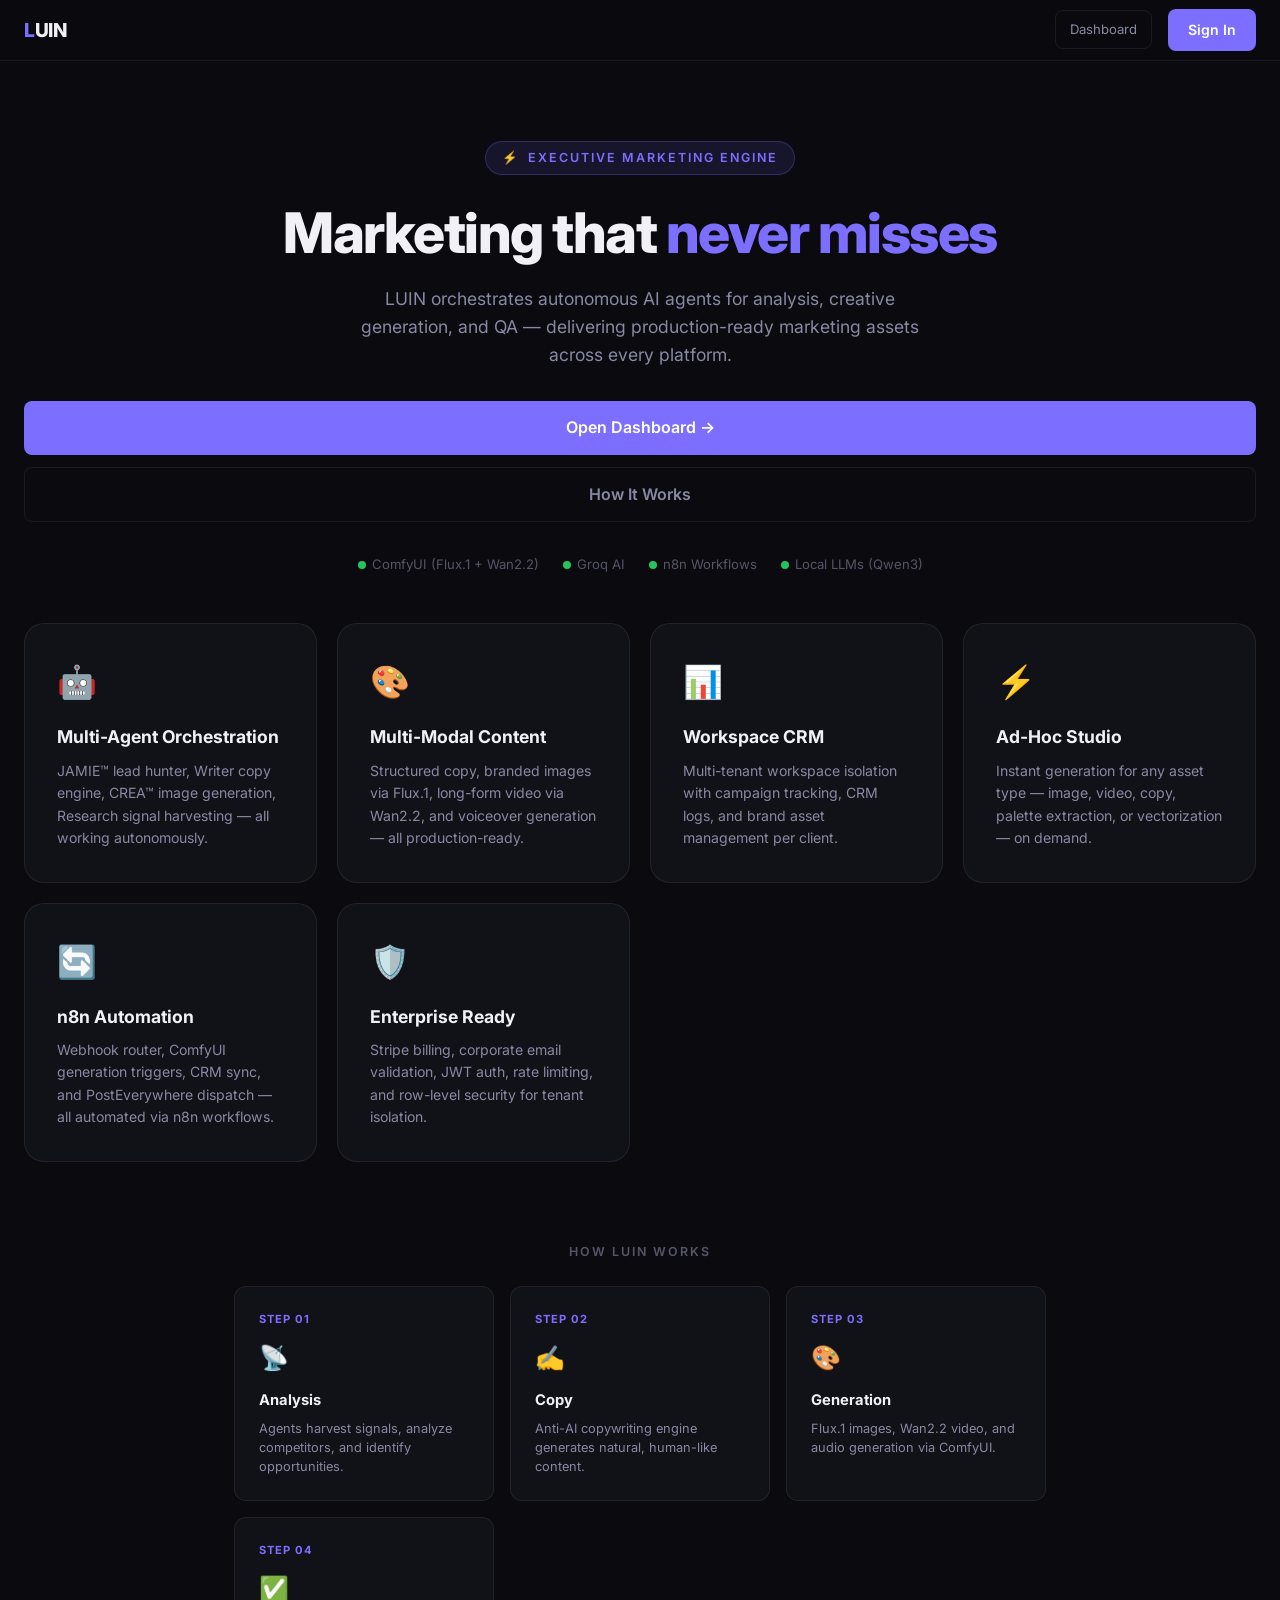
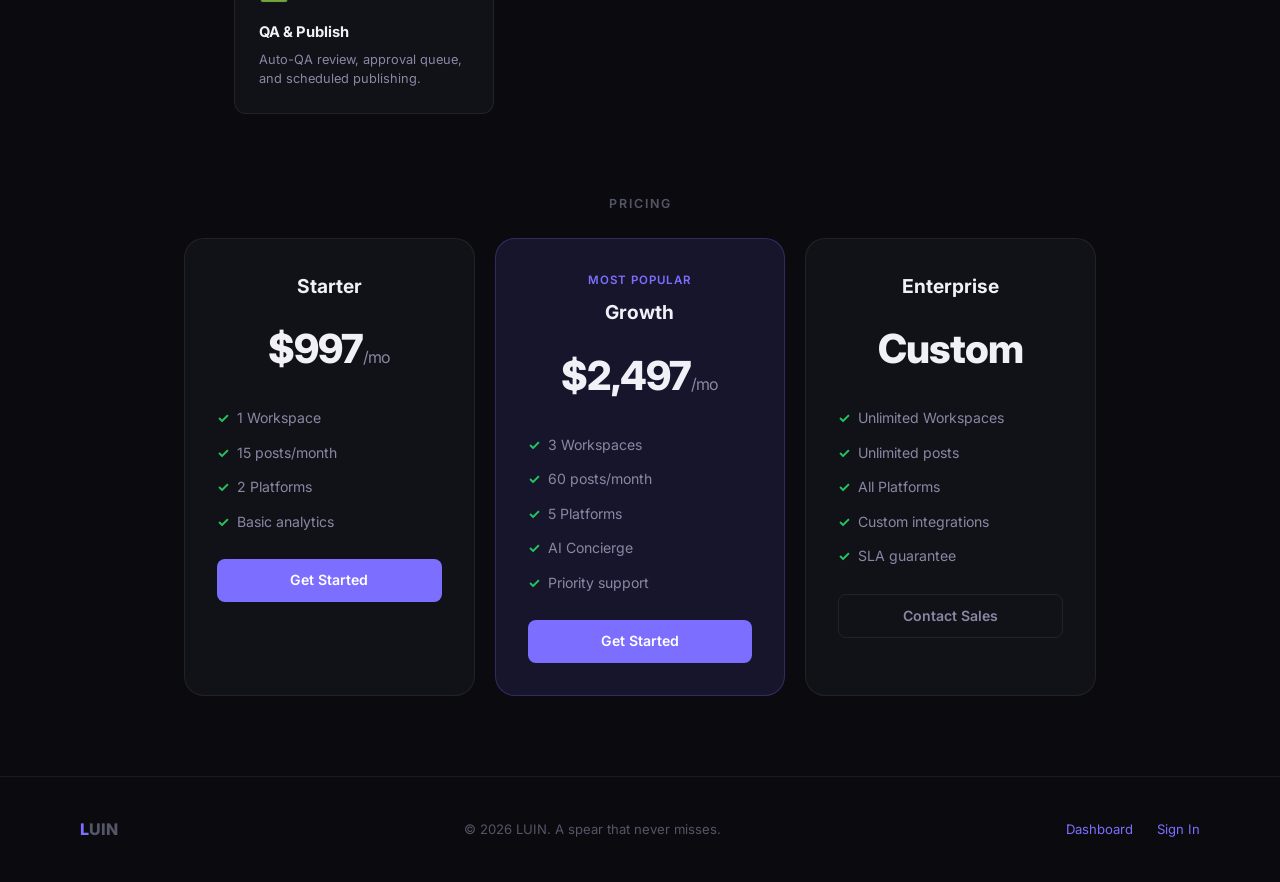
<file: frontend/index.html>
<!DOCTYPE html>
<html lang="en">
<head>
  <meta charset="UTF-8" />
  <meta name="viewport" content="width=device-width, initial-scale=1.0" />
  <title>LUIN — Executive Marketing Automation</title>
  <meta name="description" content="LUIN™ — AI-powered executive marketing automation. Multi-agent platform for text, image, video, and audio generation end-to-end." />
  <link rel="preconnect" href="https://fonts.googleapis.com" />
  <link rel="preconnect" href="https://fonts.gstatic.com" crossorigin />
  <link href="https://fonts.googleapis.com/css2?family=Inter:wght@300;400;500;600;700;800&display=swap" rel="stylesheet" />
  <link rel="stylesheet" href="css/main.css" />
</head>
<body>

<!-- ── Nav ── -->
<nav class="nav">
  <div class="nav-inner">
    <a href="index.html" class="nav-logo"><span>L</span>UIN</a>
    <div class="nav-right">
      <a href="dashboard.html" class="topbar-btn">Dashboard</a>
      <a href="login.html" class="btn">Sign In</a>
    </div>
  </div>
</nav>

<!-- ── Hero ── -->
<header class="landing-hero">
  <div class="eyebrow" style="display:inline-flex;align-items:center;gap:8px;font-size:0.78rem;font-weight:600;letter-spacing:2px;text-transform:uppercase;color:var(--accent);background:var(--accent-soft);border:1px solid var(--accent-mid);padding:6px 16px;border-radius:100px;margin-bottom:28px;">
    <span>⚡</span> Executive Marketing Engine
  </div>
  <h1>Marketing that <em>never misses</em></h1>
  <p>LUIN orchestrates autonomous AI agents for analysis, creative generation, and QA — delivering production-ready marketing assets across every platform.</p>
  <div style="display:flex;gap:12px;justify-content:center;flex-wrap:wrap;">
    <a href="dashboard.html" class="btn btn-lg">Open Dashboard →</a>
    <a href="#how" class="btn btn-lg btn-outline">How It Works</a>
  </div>
  <div style="display:flex;align-items:center;justify-content:center;gap:24px;flex-wrap:wrap;margin-top:32px;">
    <span style="font-size:0.82rem;color:var(--text-dim);display:flex;align-items:center;gap:6px;">
      <span style="width:8px;height:8px;border-radius:50%;background:var(--green);display:inline-block;"></span> ComfyUI (Flux.1 + Wan2.2)
    </span>
    <span style="font-size:0.82rem;color:var(--text-dim);display:flex;align-items:center;gap:6px;">
      <span style="width:8px;height:8px;border-radius:50%;background:var(--green);display:inline-block;"></span> Groq AI
    </span>
    <span style="font-size:0.82rem;color:var(--text-dim);display:flex;align-items:center;gap:6px;">
      <span style="width:8px;height:8px;border-radius:50%;background:var(--green);display:inline-block;"></span> n8n Workflows
    </span>
    <span style="font-size:0.82rem;color:var(--text-dim);display:flex;align-items:center;gap:6px;">
      <span style="width:8px;height:8px;border-radius:50%;background:var(--green);display:inline-block;"></span> Local LLMs (Qwen3)
    </span>
  </div>
</header>

<!-- ── Features ── -->
<section class="landing-features">
  <div class="landing-feature">
    <div class="icon">🤖</div>
    <h3>Multi-Agent Orchestration</h3>
    <p>JAMIE™ lead hunter, Writer copy engine, CREA™ image generation, Research signal harvesting — all working autonomously.</p>
  </div>
  <div class="landing-feature">
    <div class="icon">🎨</div>
    <h3>Multi-Modal Content</h3>
    <p>Structured copy, branded images via Flux.1, long-form video via Wan2.2, and voiceover generation — all production-ready.</p>
  </div>
  <div class="landing-feature">
    <div class="icon">📊</div>
    <h3>Workspace CRM</h3>
    <p>Multi-tenant workspace isolation with campaign tracking, CRM logs, and brand asset management per client.</p>
  </div>
  <div class="landing-feature">
    <div class="icon">⚡</div>
    <h3>Ad-Hoc Studio</h3>
    <p>Instant generation for any asset type — image, video, copy, palette extraction, or vectorization — on demand.</p>
  </div>
  <div class="landing-feature">
    <div class="icon">🔄</div>
    <h3>n8n Automation</h3>
    <p>Webhook router, ComfyUI generation triggers, CRM sync, and PostEverywhere dispatch — all automated via n8n workflows.</p>
  </div>
  <div class="landing-feature">
    <div class="icon">🛡️</div>
    <h3>Enterprise Ready</h3>
    <p>Stripe billing, corporate email validation, JWT auth, rate limiting, and row-level security for tenant isolation.</p>
  </div>
</section>

<!-- ── How It Works ── -->
<section id="how" style="max-width:860px;margin:0 auto;padding:0 24px 80px;">
  <p style="font-size:0.78rem;font-weight:600;letter-spacing:2px;text-transform:uppercase;color:var(--text-dim);margin-bottom:24px;text-align:center;">How LUIN Works</p>
  <div class="how-grid">
    <div class="how-card">
      <div class="how-num">Step 01</div>
      <div class="icon">📡</div>
      <h4>Analysis</h4>
      <p>Agents harvest signals, analyze competitors, and identify opportunities.</p>
    </div>
    <div class="how-card">
      <div class="how-num">Step 02</div>
      <div class="icon">✍️</div>
      <h4>Copy</h4>
      <p>Anti-AI copywriting engine generates natural, human-like content.</p>
    </div>
    <div class="how-card">
      <div class="how-num">Step 03</div>
      <div class="icon">🎨</div>
      <h4>Generation</h4>
      <p>Flux.1 images, Wan2.2 video, and audio generation via ComfyUI.</p>
    </div>
    <div class="how-card">
      <div class="how-num">Step 04</div>
      <div class="icon">✅</div>
      <h4>QA & Publish</h4>
      <p>Auto-QA review, approval queue, and scheduled publishing.</p>
    </div>
  </div>
</section>

<!-- ── Pricing ── -->
<section style="max-width:960px;margin:0 auto;padding:0 24px 80px;">
  <p style="font-size:0.78rem;font-weight:600;letter-spacing:2px;text-transform:uppercase;color:var(--text-dim);margin-bottom:24px;text-align:center;">Pricing</p>
  <div style="display:grid;grid-template-columns:repeat(auto-fit,minmax(280px,1fr));gap:20px;">
    <div class="plan-card">
      <h3>Starter</h3>
      <div class="price">$997<span>/mo</span></div>
      <ul class="features">
        <li>1 Workspace</li>
        <li>15 posts/month</li>
        <li>2 Platforms</li>
        <li>Basic analytics</li>
      </ul>
      <a href="dashboard.html" class="btn w-full">Get Started</a>
    </div>
    <div class="plan-card featured">
      <div style="font-size:0.72rem;font-weight:600;color:var(--accent);letter-spacing:1px;text-transform:uppercase;margin-bottom:8px;">Most Popular</div>
      <h3>Growth</h3>
      <div class="price">$2,497<span>/mo</span></div>
      <ul class="features">
        <li>3 Workspaces</li>
        <li>60 posts/month</li>
        <li>5 Platforms</li>
        <li>AI Concierge</li>
        <li>Priority support</li>
      </ul>
      <a href="dashboard.html" class="btn w-full">Get Started</a>
    </div>
    <div class="plan-card">
      <h3>Enterprise</h3>
      <div class="price">Custom</div>
      <ul class="features">
        <li>Unlimited Workspaces</li>
        <li>Unlimited posts</li>
        <li>All Platforms</li>
        <li>Custom integrations</li>
        <li>SLA guarantee</li>
      </ul>
      <a href="dashboard.html" class="btn btn-outline w-full">Contact Sales</a>
    </div>
  </div>
</section>

<!-- ── Footer ── -->
<footer class="landing-footer">
  <div style="max-width:1120px;margin:0 auto;display:flex;align-items:center;justify-content:space-between;flex-wrap:wrap;gap:16px;">
    <div class="footer-logo" style="font-size:1rem;font-weight:800;"><span style="color:var(--accent);">L</span>UIN</div>
    <span class="footer-text">© 2026 LUIN. A spear that never misses.</span>
    <ul class="footer-links" style="display:flex;gap:24px;list-style:none;">
      <li><a href="dashboard.html">Dashboard</a></li>
      <li><a href="login.html">Sign In</a></li>
    </ul>
  </div>
</footer>

</body>
</html>
</file>
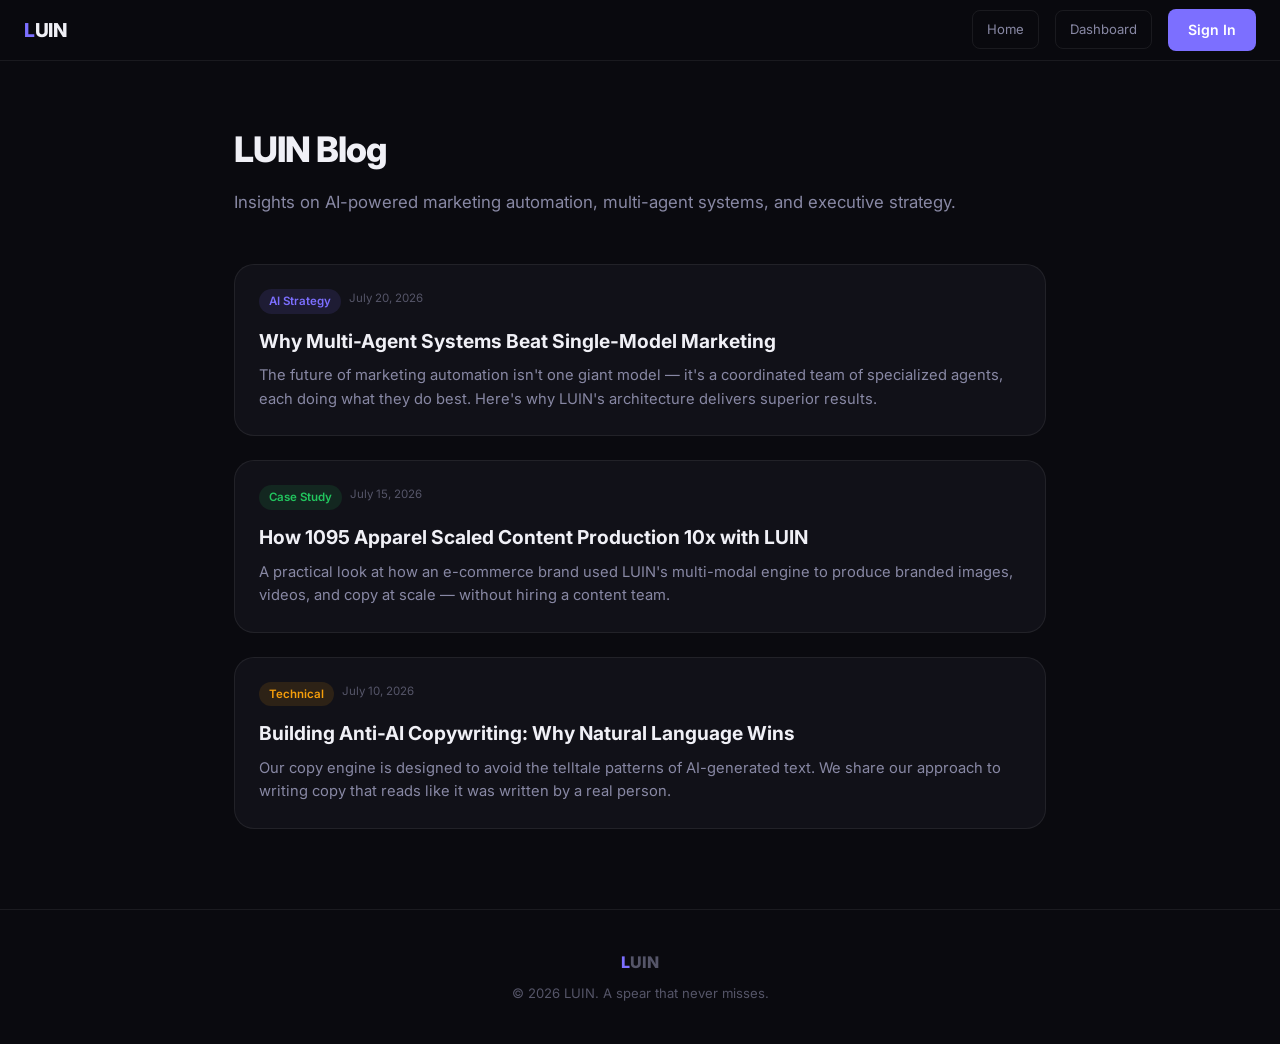
<file: frontend/blog.html>
<!DOCTYPE html>
<html lang="en">
<head>
  <meta charset="UTF-8" />
  <meta name="viewport" content="width=device-width, initial-scale=1.0" />
  <title>LUIN — Blog</title>
  <link rel="preconnect" href="https://fonts.googleapis.com" />
  <link rel="preconnect" href="https://fonts.gstatic.com" crossorigin />
  <link href="https://fonts.googleapis.com/css2?family=Inter:wght@300;400;500;600;700;800&display=swap" rel="stylesheet" />
  <link rel="stylesheet" href="css/main.css" />
</head>
<body>

<nav class="nav">
  <div class="nav-inner">
    <a href="index.html" class="nav-logo"><span>L</span>UIN</a>
    <div class="nav-right">
      <a href="index.html" class="topbar-btn">Home</a>
      <a href="dashboard.html" class="topbar-btn">Dashboard</a>
      <a href="login.html" class="btn">Sign In</a>
    </div>
  </div>
</nav>

<div style="max-width:860px;margin:0 auto;padding:60px 24px 80px;">
  <h1 style="font-size:2.2rem;font-weight:800;letter-spacing:-1px;margin-bottom:12px;">LUIN Blog</h1>
  <p style="color:var(--text-muted);font-size:1.05rem;margin-bottom:48px;">Insights on AI-powered marketing automation, multi-agent systems, and executive strategy.</p>

  <div style="display:flex;flex-direction:column;gap:24px;">
    <article class="card" style="cursor:pointer;" onclick="alert('Full article — connect to CMS')">
      <div class="card-body">
        <div style="display:flex;gap:8px;margin-bottom:12px;">
          <span style="font-size:0.72rem;background:var(--accent-soft);color:var(--accent);padding:3px 10px;border-radius:100px;font-weight:600;">AI Strategy</span>
          <span style="font-size:0.72rem;color:var(--text-dim);">July 20, 2026</span>
        </div>
        <h3 style="font-size:1.2rem;font-weight:700;margin-bottom:8px;">Why Multi-Agent Systems Beat Single-Model Marketing</h3>
        <p style="color:var(--text-muted);font-size:0.92rem;line-height:1.6;">The future of marketing automation isn't one giant model — it's a coordinated team of specialized agents, each doing what they do best. Here's why LUIN's architecture delivers superior results.</p>
      </div>
    </article>

    <article class="card" style="cursor:pointer;" onclick="alert('Full article — connect to CMS')">
      <div class="card-body">
        <div style="display:flex;gap:8px;margin-bottom:12px;">
          <span style="font-size:0.72rem;background:var(--green-soft);color:var(--green);padding:3px 10px;border-radius:100px;font-weight:600;">Case Study</span>
          <span style="font-size:0.72rem;color:var(--text-dim);">July 15, 2026</span>
        </div>
        <h3 style="font-size:1.2rem;font-weight:700;margin-bottom:8px;">How 1095 Apparel Scaled Content Production 10x with LUIN</h3>
        <p style="color:var(--text-muted);font-size:0.92rem;line-height:1.6;">A practical look at how an e-commerce brand used LUIN's multi-modal engine to produce branded images, videos, and copy at scale — without hiring a content team.</p>
      </div>
    </article>

    <article class="card" style="cursor:pointer;" onclick="alert('Full article — connect to CMS')">
      <div class="card-body">
        <div style="display:flex;gap:8px;margin-bottom:12px;">
          <span style="font-size:0.72rem;background:var(--amber-soft);color:var(--amber);padding:3px 10px;border-radius:100px;font-weight:600;">Technical</span>
          <span style="font-size:0.72rem;color:var(--text-dim);">July 10, 2026</span>
        </div>
        <h3 style="font-size:1.2rem;font-weight:700;margin-bottom:8px;">Building Anti-AI Copywriting: Why Natural Language Wins</h3>
        <p style="color:var(--text-muted);font-size:0.92rem;line-height:1.6;">Our copy engine is designed to avoid the telltale patterns of AI-generated text. We share our approach to writing copy that reads like it was written by a real person.</p>
      </div>
    </article>
  </div>
</div>

<footer style="border-top:1px solid var(--border);padding:40px 24px;text-align:center;color:var(--text-dim);font-size:0.82rem;">
  <div style="font-size:1rem;font-weight:800;margin-bottom:8px;"><span style="color:var(--accent);">L</span>UIN</div>
  <span>© 2026 LUIN. A spear that never misses.</span>
</footer>

</body>
</html>
</file>
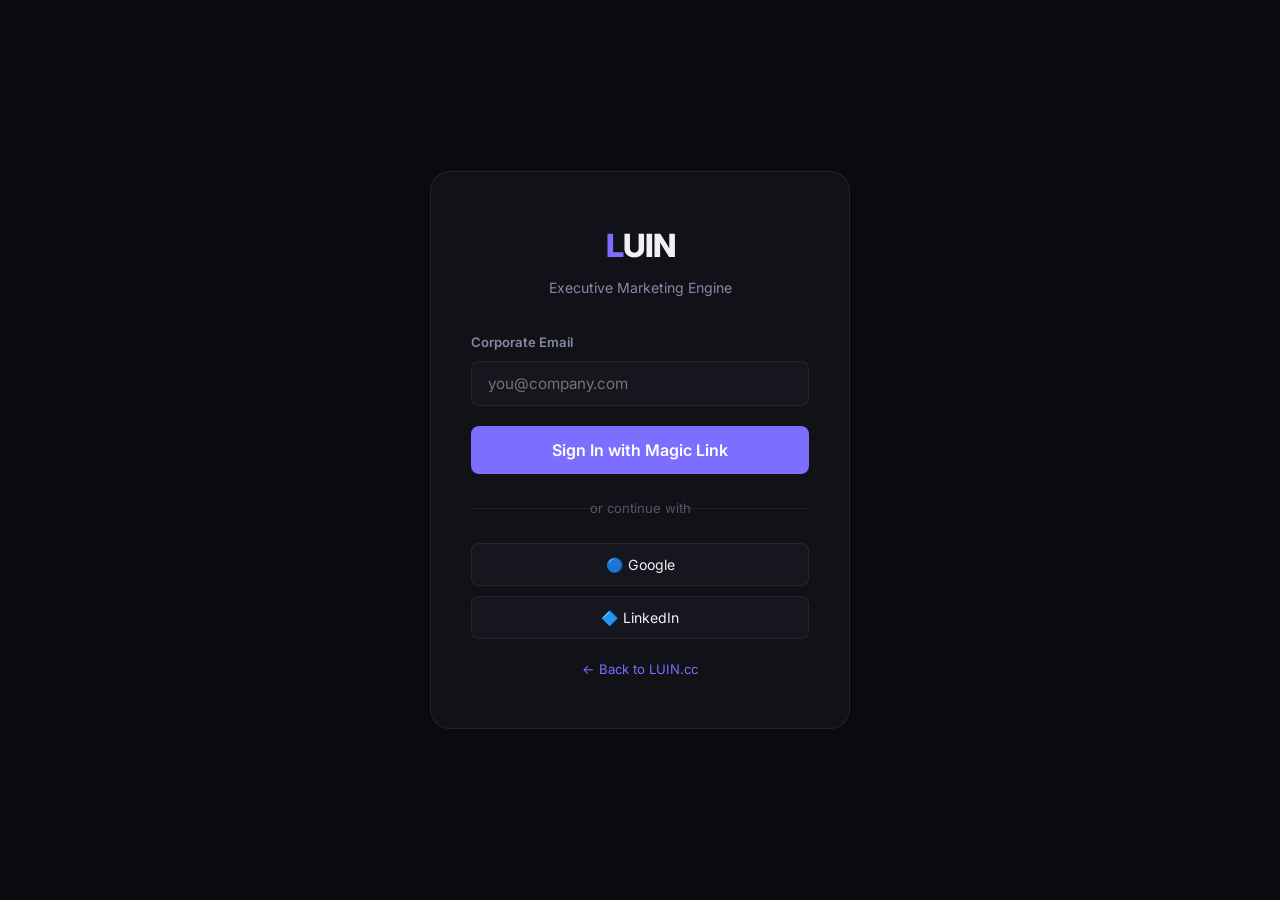
<file: frontend/dashboard.html>
<!DOCTYPE html>
<html lang="en">
<head>
  <meta charset="UTF-8" />
  <meta name="viewport" content="width=device-width, initial-scale=1.0" />
  <title>LUIN — Dashboard</title>
  <link rel="preconnect" href="https://fonts.googleapis.com" />
  <link rel="preconnect" href="https://fonts.gstatic.com" crossorigin />
  <link href="https://fonts.googleapis.com/css2?family=Inter:wght@300;400;500;600;700;800&display=swap" rel="stylesheet" />
  <link rel="stylesheet" href="css/main.css" />
</head>
<body>

<!-- ── Login Screen ── -->
<div id="login-screen" class="login-screen">
  <div class="login-card">
    <div class="login-logo">
      <h1><span>L</span>UIN</h1>
      <p>Executive Marketing Engine</p>
    </div>
    <div class="login-field">
      <label for="login-email">Corporate Email</label>
      <input type="email" id="login-email" placeholder="you@company.com" />
    </div>
    <div class="login-error" id="login-error"></div>
    <button class="btn btn-lg" onclick="handleLogin()">Sign In with Magic Link</button>
    <div class="login-divider">or continue with</div>
    <button class="login-sso-btn" onclick="mockLogin()">🔵 Google</button>
    <button class="login-sso-btn" onclick="mockLogin()">🔷 LinkedIn</button>
    <p style="text-align:center;margin-top:20px;font-size:0.82rem;color:var(--text-dim);">
      <a href="index.html" style="color:var(--accent);">← Back to LUIN.cc</a>
    </p>
  </div>
</div>

<!-- ── App Screen ── -->
<div id="app-screen" class="hidden">

  <!-- Nav -->
  <nav class="nav">
    <div class="nav-inner">
      <a href="index.html" class="nav-logo"><span>L</span>UIN <span style="font-size:0.7rem;color:var(--text-dim);font-weight:400;margin-left:6px;">Dashboard</span></a>
      <div class="nav-right">
        <span id="current-date" class="text-dim" style="font-size:0.82rem;"></span>
        <select id="workspace-selector" class="topbar-btn" style="padding:8px 12px;">
          <option value="">Loading...</option>
        </select>
        <div class="topbar-avatar" id="topbar-avatar">L</div>
        <button class="topbar-btn" id="chat-toggle">💬 Chat</button>
        <a href="login.html" class="topbar-btn" onclick="logout()">Logout</a>
      </div>
    </div>
  </nav>

  <div class="app-layout">
    <!-- Sidebar -->
    <aside class="sidebar">
      <div class="sidebar-section">
        <div class="sidebar-label">Main</div>
        <div class="sidebar-link active" data-section="overview"><span class="icon">📊</span> Overview</div>
        <div class="sidebar-link" data-section="approval"><span class="icon">✅</span> Approval Queue</div>
        <div class="sidebar-link" data-section="content"><span class="icon">📅</span> Content</div>
        <div class="sidebar-link" data-section="studio"><span class="icon">⚡</span> Ad-Hoc Studio</div>
        <div class="sidebar-link" data-section="campaign-studio"><span class="icon">🎯</span> Campaign Studio</div>
      </div>
      <div class="sidebar-section">
        <div class="sidebar-label">Intelligence</div>
        <div class="sidebar-link" data-section="leads"><span class="icon">🎯</span> Leads</div>
        <div class="sidebar-link" data-section="reports"><span class="icon">📋</span> Reports</div>
      </div>
      <div class="sidebar-section">
        <div class="sidebar-label">Account</div>
        <div class="sidebar-link" data-section="billing"><span class="icon">💳</span> Billing</div>
        <div class="sidebar-link" data-section="settings"><span class="icon">⚙️</span> Settings</div>
      </div>
      <div class="sidebar-section">
        <div class="sidebar-label">Agents</div>
        <div id="agent-status-list"></div>
      </div>
    </aside>

    <!-- Main Content -->
    <main class="main-content">

      <!-- Overview -->
      <div id="section-overview" class="section">
        <div class="content-header">
          <div>
            <div class="content-title">Overview</div>
            <div class="content-subtitle">Workspace: <span id="ws-name" class="text-accent">LUIN Agency</span> · <span id="ws-id" class="text-dim" style="font-size:0.78rem;"></span></div>
          </div>
        </div>
        <div id="stats-grid" class="stats-grid"></div>

        <div style="display:grid;grid-template-columns:1fr 1fr;gap:20px;">
          <div class="card">
            <div class="card-header"><h3>Quick Actions</h3></div>
            <div class="card-body" style="display:flex;flex-direction:column;gap:10px;">
              <button class="btn btn-outline" onclick="navigateTo('studio')">⚡ Generate Asset</button>
              <button class="btn btn-outline" onclick="navigateTo('approval')">✅ Review Queue</button>
              <button class="btn btn-outline" onclick="navigateTo('leads')">🎯 View Leads</button>
            </div>
          </div>
          <div class="card">
            <div class="card-header"><h3>System Health</h3></div>
            <div class="card-body">
              <div style="display:flex;flex-direction:column;gap:10px;">
                <div style="display:flex;align-items:center;gap:10px;"><span style="width:8px;height:8px;border-radius:50%;background:var(--green);"></span> Backend API <span class="text-green" style="margin-left:auto;font-size:0.82rem;">Healthy</span></div>
                <div style="display:flex;align-items:center;gap:10px;"><span style="width:8px;height:8px;border-radius:50%;background:var(--green);"></span> ComfyUI <span class="text-green" style="margin-left:auto;font-size:0.82rem;">Online</span></div>
                <div style="display:flex;align-items:center;gap:10px;"><span style="width:8px;height:8px;border-radius:50%;background:var(--green);"></span> n8n <span class="text-green" style="margin-left:auto;font-size:0.82rem;">Online</span></div>
                <div style="display:flex;align-items:center;gap:10px;"><span style="width:8px;height:8px;border-radius:50%;background:var(--amber);"></span> Groq <span class="text-amber" style="margin-left:auto;font-size:0.82rem;">API Key Needed</span></div>
              </div>
            </div>
          </div>
        </div>
      </div>

      <!-- Approval Queue -->
      <div id="section-approval" class="section hidden">
        <div class="content-header">
          <div>
            <div class="content-title">Approval Queue</div>
            <div class="content-subtitle">Review and manage pending content</div>
          </div>
        </div>
        <div id="approval-kanban" class="kanban"></div>
      </div>

      <!-- Content -->
      <div id="section-content" class="section hidden">
        <div class="content-header">
          <div>
            <div class="content-title">Content Calendar</div>
            <div class="content-subtitle">July 2026</div>
          </div>
        </div>
        <div class="card"><div class="card-body"><div id="content-calendar" class="calendar-grid"></div></div></div>
      </div>

      <!-- Studio -->
      <div id="section-studio" class="section hidden">
        <div class="content-header">
          <div>
            <div class="content-title">Ad-Hoc Studio</div>
            <div class="content-subtitle">Generate marketing assets on demand</div>
          </div>
        </div>
        <div class="studio-grid">
          <div class="studio-panel">
            <h3>Generate Asset</h3>
            <div class="studio-field">
              <label>Generation Type</label>
              <select id="gen-type">
                <option value="copy">✍️ Copy</option>
                <option value="image">🎨 Image (Flux.1)</option>
                <option value="video">🎬 Video (Wan2.2)</option>
                <option value="palette">🎨 Color Palette</option>
                <option value="vectorize">📐 Vectorize</option>
              </select>
            </div>
            <div class="studio-field">
              <label>Prompt / Description</label>
              <textarea id="gen-prompt" placeholder="Describe what you want to generate..."></textarea>
            </div>
            <div class="studio-field">
              <label>Upload File (optional)</label>
              <div class="upload-zone" onclick="document.getElementById('gen-file').click()">
                <div class="icon">📁</div>
                <p>Drop file here or click to browse</p>
                <input type="file" id="gen-file" style="display:none" accept="image/*" />
              </div>
            </div>
            <button class="btn btn-lg" id="gen-submit-btn" onclick="submitGeneration()">Generate</button>
          </div>
          <div class="studio-panel">
            <h3>Result</h3>
            <div id="gen-result" style="min-height:200px;display:flex;align-items:center;justify-content:center;color:var(--text-dim);font-size:0.88rem;">
              Your generated asset will appear here.
            </div>
          </div>
        </div>
      </div>

      <!-- Campaign Studio -->
      <div id="section-campaign-studio" class="section hidden">
        <div class="content-header">
          <div>
            <div class="content-title">Campaign Studio</div>
            <div class="content-subtitle">Submit campaigns, generate media, and manage brand assets</div>
          </div>
        </div>
        
        <div class="card" style="margin-bottom: 24px;">
          <div class="card-header"><h3>📝 Submit New Campaign</h3></div>
          <div class="card-body">
            <div style="display:grid;grid-template-columns:1fr 1fr;gap:16px;">
              <div class="studio-field">
                <label>Campaign Name</label>
                <input type="text" id="campaign-name" placeholder="e.g. Q3 Product Launch" />
              </div>
              <div class="studio-field">
                <label>Target Platforms</label>
                <select id="campaign-platforms" multiple style="min-height:80px;">
                  <option value="twitter">Twitter/X</option>
                  <option value="linkedin">LinkedIn</option>
                  <option value="instagram">Instagram</option>
                  <option value="facebook">Facebook</option>
                </select>
                <small style="color:var(--text-dim);">Hold Ctrl/Cmd to select multiple</small>
              </div>
            </div>
            <div class="studio-field">
              <label>Campaign Description</label>
              <textarea id="campaign-description" placeholder="Describe your campaign goals, key messages, and target audience..." rows="3"></textarea>
            </div>
            <div style="display:grid;grid-template-columns:1fr 1fr;gap:16px;">
              <div class="studio-field">
                <label>Media Types to Generate</label>
                <select id="campaign-media-types" multiple style="min-height:80px;">
                  <option value="copy">✍️ Copy</option>
                  <option value="image">🎨 Image (Flux.1)</option>
                  <option value="video">🎬 Video (Wan2.2)</option>
                  <option value="carousel">📑 Carousel</option>
                  <option value="reel">🎥 Reel</option>
                </select>
                <small style="color:var(--text-dim);">Hold Ctrl/Cmd to select multiple</small>
              </div>
              <div class="studio-field">
                <label>Key Messages</label>
                <input type="text" id="campaign-key-messages" placeholder="Type and press Enter for each message" />
                <div id="campaign-key-messages-tags" style="display:flex;flex-wrap:wrap;gap:8px;margin-top:8px;"></div>
              </div>
            </div>
            <div class="studio-field">
              <label>Dynamic Client Control (Live Adjustments)</label>
              <div style="display:grid;grid-template-columns:1fr 1fr 1fr;gap:12px;">
                <div>
                  <label style="font-size:0.78rem;color:var(--text-dim);">Posting Time</label>
                  <input type="time" id="campaign-posting-time" value="09:00" />
                </div>
                <div>
                  <label style="font-size:0.78rem;color:var(--text-dim);">Frequency</label>
                  <select id="campaign-frequency">
                    <option value="daily">Daily</option>
                    <option value="weekly">Weekly</option>
                    <option value="bi-weekly">Bi-weekly</option>
                    <option value="monthly">Monthly</option>
                  </select>
                </div>
                <div>
                  <label style="font-size:0.78rem;color:var(--text-dim);">Brand Voice</label>
                  <input type="text" id="campaign-brand-voice" placeholder="e.g. Professional, witty" />
                </div>
              </div>
            </div>
            <button class="btn btn-lg" onclick="submitCampaign()">🚀 Submit Campaign & Generate Media</button>
          </div>
        </div>

        <div class="card">
          <div class="card-header"><h3>📊 Active Campaigns</h3></div>
          <div class="card-body" id="campaigns-list">
            <p style="color:var(--text-dim);">Loading campaigns...</p>
          </div>
        </div>
      </div>

      <!-- Leads -->
      <div id="section-leads" class="section hidden">
        <div class="content-header">
          <div>
            <div class="content-title">Lead Intelligence</div>
            <div class="content-subtitle">JAMIE™ curated prospects</div>
          </div>
        </div>
        <div class="card"><div class="card-body" id="leads-container"></div></div>
      </div>

      <!-- Reports -->
      <div id="section-reports" class="section hidden">
        <div class="content-header">
          <div>
            <div class="content-title">Reports</div>
            <div class="content-subtitle">Weekly performance & AI insights</div>
          </div>
        </div>
        <div class="card"><div class="card-body" id="reports-container"></div></div>
      </div>

      <!-- Billing -->
      <div id="section-billing" class="section hidden">
        <div class="content-header">
          <div>
            <div class="content-title">Billing</div>
            <div class="content-subtitle">Manage your subscription</div>
          </div>
        </div>
        <div id="billing-container"></div>
      </div>

      <!-- Settings -->
      <div id="section-settings" class="section hidden">
        <div class="content-header">
          <div>
            <div class="content-title">Settings</div>
            <div class="content-subtitle">Account & configuration</div>
          </div>
        </div>
        <div class="card"><div class="card-body" id="settings-container"></div></div>
      </div>

    </main>
  </div>
</div>

<!-- ── Chat Drawer ── -->
<div class="chat-drawer" id="chat-drawer">
  <div class="chat-header">
    <h3>LUIN Concierge</h3>
    <button class="topbar-btn" onclick="document.getElementById('chat-drawer').classList.remove('open')">✕</button>
  </div>
  <div class="chat-messages" id="chat-messages">
    <div class="chat-msg ai">
      <div class="msg-label">LUIN Concierge</div>
      Hello! I'm your LUIN Executive Concierge. How can I help you today?
    </div>
  </div>
  <div class="chat-input">
    <input type="text" id="chat-input" placeholder="Ask anything about your campaigns..." onkeydown="if(event.key==='Enter')sendChat()" />
    <button class="btn" onclick="sendChat()">Send</button>
  </div>
</div>

<script src="js/config.js"></script>
<script src="js/api.js"></script>
<script src="js/dashboard.js"></script>
<script>
function handleLogin() {
  const email = document.getElementById('login-email').value.trim();
  if (!email) { document.getElementById('login-error').textContent = 'Enter your email.'; return; }
  localStorage.setItem('luin_email', email);
  localStorage.setItem('luin_token', 'mock-jwt-token');
  localStorage.setItem('luin_client_id', 'c3d4e5f6-a7b8-9012-cdef-123456789012');
  localStorage.setItem('luin_client_name', 'LUIN Agency');
  localStorage.setItem('luin_client_plan', 'Growth');
  document.getElementById('login-screen').classList.add('hidden');
  document.getElementById('app-screen').classList.remove('hidden');
  initDashboard();
}
function mockLogin() {
  localStorage.setItem('luin_token', 'mock-jwt-token');
  localStorage.setItem('luin_client_id', 'c3d4e5f6-a7b8-9012-cdef-123456789012');
  localStorage.setItem('luin_client_name', 'LUIN Agency');
  localStorage.setItem('luin_client_plan', 'Growth');
  document.getElementById('login-screen').classList.add('hidden');
  document.getElementById('app-screen').classList.remove('hidden');
  initDashboard();
}
function logout() {
  localStorage.removeItem('luin_token');
  window.location.reload();
}
function submitGeneration() {
  const type = document.getElementById('gen-type').value;
  const prompt = document.getElementById('gen-prompt').value.trim();
  if (!prompt) { alert('Please enter a prompt.'); return; }
  handleGeneration(type, prompt);
}
async function sendChat() {
  const input = document.getElementById('chat-input');
  const messages = document.getElementById('chat-messages');
  const text = input.value.trim();
  if (!text) return;
  messages.innerHTML += `<div class="chat-msg user"><div class="msg-label">You</div>${escHtml(text)}</div>`;
  input.value = '';
  messages.innerHTML += `<div class="chat-msg ai" id="ai-typing"><div class="msg-label">LUIN Concierge</div><span class="text-dim">Thinking...</span></div>`;
  messages.scrollTop = messages.scrollHeight;
  try {
    const clientId = currentWorkspace || _clientId || 'c3d4e5f6-a7b8-9012-cdef-123456789012';
    const result = await syncChat(clientId, text);
    document.getElementById('ai-typing')?.remove();
    messages.innerHTML += `<div class="chat-msg ai"><div class="msg-label">LUIN Concierge</div>${escHtml(result.reply)}</div>`;
  } catch (e) {
    document.getElementById('ai-typing')?.remove();
    messages.innerHTML += `<div class="chat-msg ai"><div class="msg-label">LUIN Concierge</div><span class="text-red">Error: ${escHtml(e.message)}</span></div>`;
  }
  messages.scrollTop = messages.scrollHeight;
}
</script>
</body>
</html>
</file>
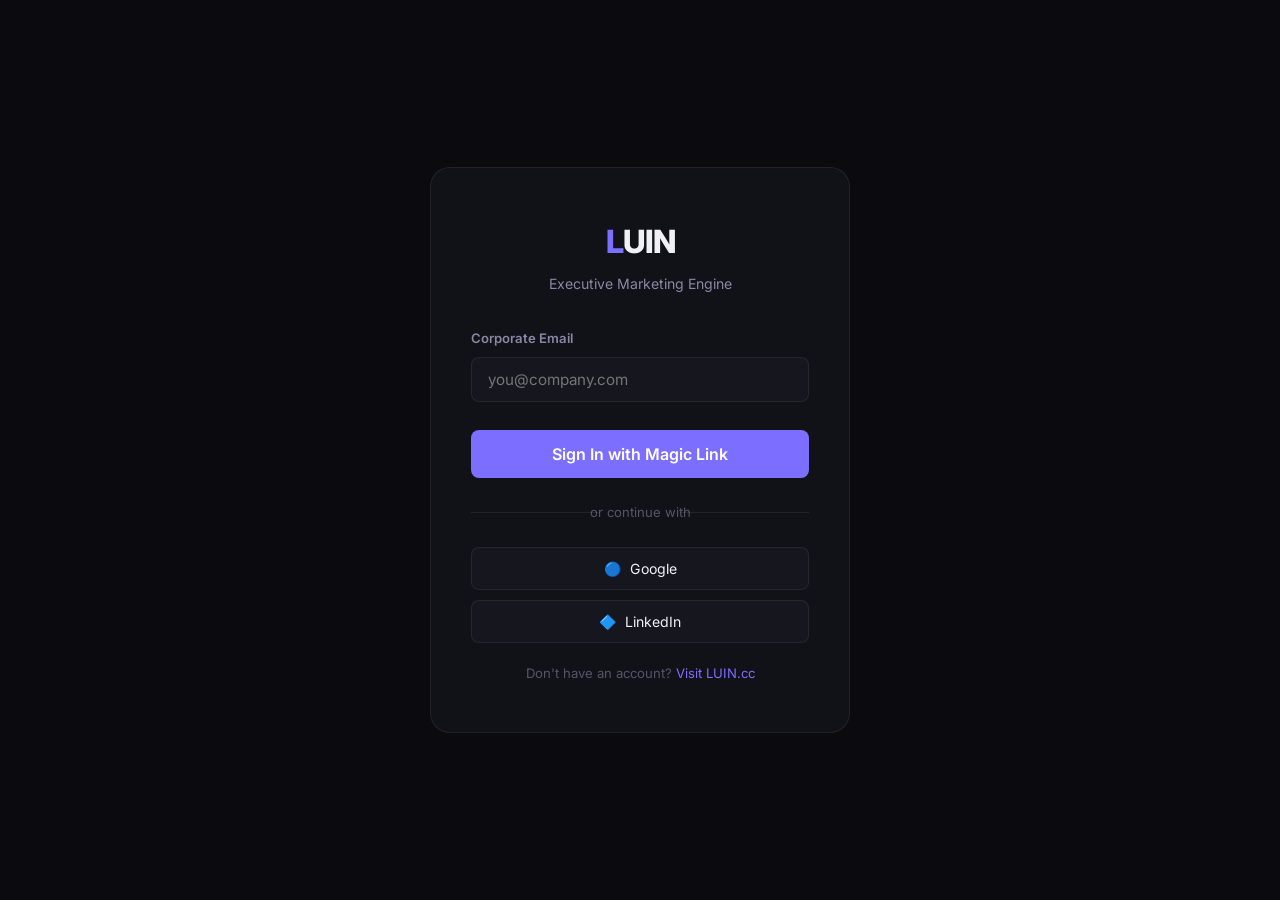
<file: frontend/login.html>
<!DOCTYPE html>
<html lang="en">
<head>
  <meta charset="UTF-8" />
  <meta name="viewport" content="width=device-width, initial-scale=1.0" />
  <title>LUIN — Sign In</title>
  <link rel="preconnect" href="https://fonts.googleapis.com" />
  <link rel="preconnect" href="https://fonts.gstatic.com" crossorigin />
  <link href="https://fonts.googleapis.com/css2?family=Inter:wght@300;400;500;600;700;800&display=swap" rel="stylesheet" />
  <link rel="stylesheet" href="css/main.css" />
</head>
<body>
  <div class="login-screen">
    <div class="login-card">
      <div class="login-logo">
        <h1><span>L</span>UIN</h1>
        <p>Executive Marketing Engine</p>
      </div>

      <div class="login-field">
        <label for="login-email">Corporate Email</label>
        <input type="email" id="login-email" placeholder="you@company.com" />
      </div>

      <div class="login-error" id="login-error"></div>

      <button class="btn btn-lg" style="margin-top:8px;" onclick="handleLogin()">
        Sign In with Magic Link
      </button>

      <div class="login-divider">or continue with</div>

      <button class="login-sso-btn" onclick="alert('SSO flow — integrate Google/LinkedIn OAuth')">
        <span>🔵</span> Google
      </button>
      <button class="login-sso-btn" onclick="alert('SSO flow — integrate LinkedIn OAuth')">
        <span>🔷</span> LinkedIn
      </button>

      <p style="text-align:center;margin-top:20px;font-size:0.82rem;color:var(--text-dim);">
        Don't have an account? <a href="index.html" style="color:var(--accent);">Visit LUIN.cc</a>
      </p>
    </div>
  </div>

  <script src="js/config.js"></script>
  <script>
    async function handleLogin() {
      const email = document.getElementById('login-email').value.trim();
      const errorEl = document.getElementById('login-error');
      if (!email) { errorEl.textContent = 'Please enter your email.'; errorEl.style.display = 'block'; return; }
      if (!email.includes('@')) { errorEl.textContent = 'Please enter a valid email.'; errorEl.style.display = 'block'; return; }

      try {
        const res = await fetch(`${window.LUIN_API_URL}/auth/magic-link`, {
          method: 'POST',
          headers: { 'Content-Type': 'application/json' },
          body: JSON.stringify({ email }),
        });
        const data = await res.json();
        errorEl.textContent = 'Magic link sent! Check your inbox.';
        errorEl.style.color = 'var(--green)';
        errorEl.style.display = 'block';
        // Auto-redirect to dashboard after 3s
        setTimeout(() => {
          localStorage.setItem('luin_email', email);
          window.location.href = 'dashboard.html';
        }, 3000);
      } catch (e) {
        // Fallback: mock login
        localStorage.setItem('luin_token', 'mock-jwt-token');
        localStorage.setItem('luin_client_id', 'c3d4e5f6-a7b8-9012-cdef-123456789012');
        localStorage.setItem('luin_client_name', 'LUIN Agency');
        localStorage.setItem('luin_client_plan', 'Growth');
        localStorage.setItem('luin_email', email);
        window.location.href = 'dashboard.html';
      }
    }

    document.getElementById('login-email').addEventListener('keydown', (e) => {
      if (e.key === 'Enter') handleLogin();
    });
  </script>
</body>
</html>
</file>
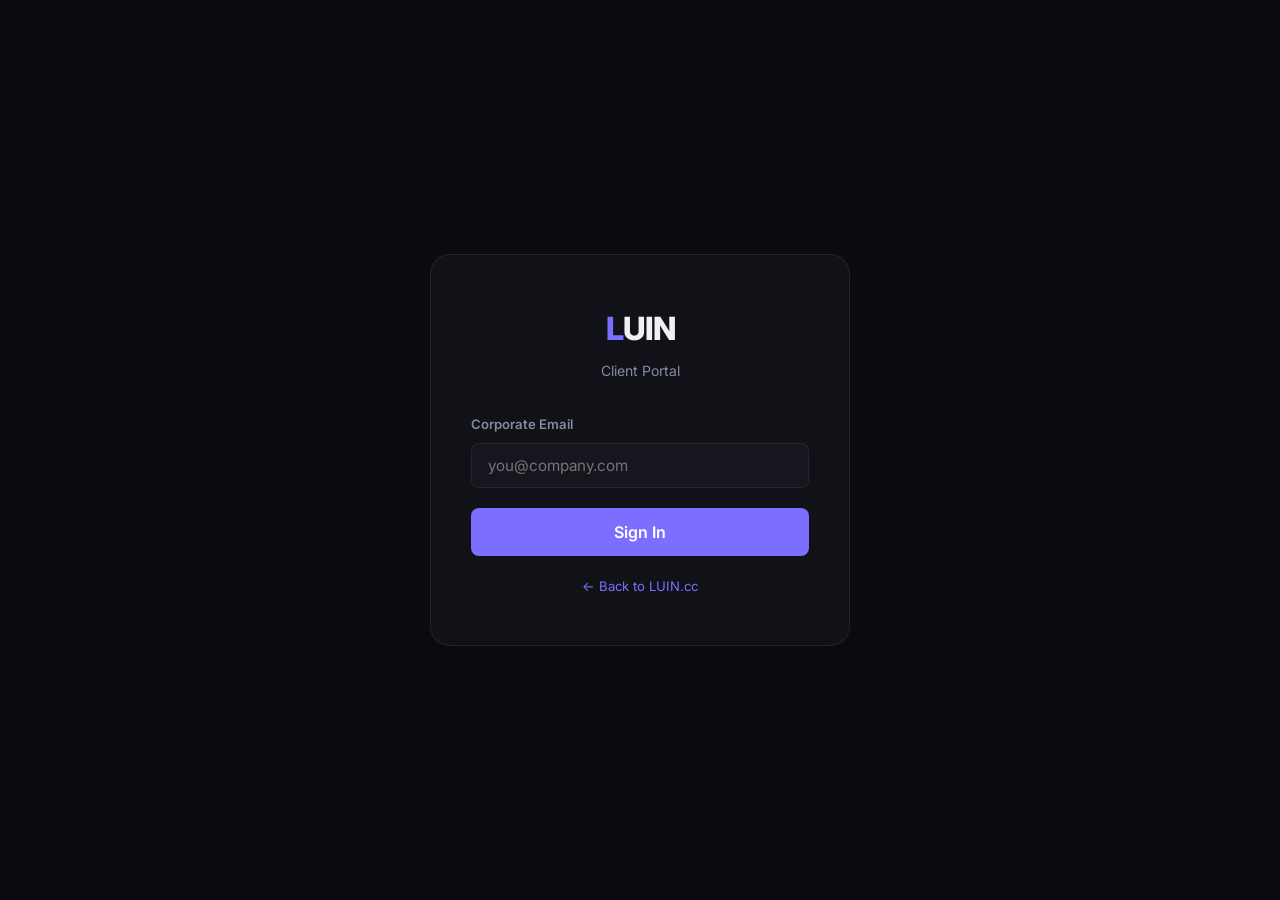
<file: frontend/portal.html>
<!DOCTYPE html>
<html lang="en">
<head>
  <meta charset="UTF-8" />
  <meta name="viewport" content="width=device-width, initial-scale=1.0" />
  <title>LUIN — Client Portal</title>
  <link rel="preconnect" href="https://fonts.googleapis.com" />
  <link rel="preconnect" href="https://fonts.gstatic.com" crossorigin />
  <link href="https://fonts.googleapis.com/css2?family=Inter:wght@300;400;500;600;700;800&display=swap" rel="stylesheet" />
  <link rel="stylesheet" href="css/main.css" />
</head>
<body>

<!-- Login -->
<div id="portal-login" class="login-screen">
  <div class="login-card">
    <div class="login-logo">
      <h1><span>L</span>UIN</h1>
      <p>Client Portal</p>
    </div>
    <div class="login-field">
      <label for="portal-email">Corporate Email</label>
      <input type="email" id="portal-email" placeholder="you@company.com" />
    </div>
    <div class="login-error" id="portal-error"></div>
    <button class="btn btn-lg" onclick="portalLogin()">Sign In</button>
    <p style="text-align:center;margin-top:20px;font-size:0.82rem;color:var(--text-dim);">
      <a href="index.html" style="color:var(--accent);">← Back to LUIN.cc</a>
    </p>
  </div>
</div>

<!-- Portal App -->
<div id="portal-app" class="hidden">
  <nav class="nav">
    <div class="nav-inner">
      <a href="index.html" class="nav-logo"><span>L</span>UIN <span style="font-size:0.7rem;color:var(--text-dim);font-weight:400;margin-left:6px;">Portal</span></a>
      <div class="nav-right">
        <span id="portal-client-name" class="text-muted" style="font-size:0.88rem;"></span>
        <div class="topbar-avatar" id="portal-avatar">L</div>
        <button class="topbar-btn" onclick="document.getElementById('portal-chat').classList.toggle('open')">💬 Chat</button>
        <a href="login.html" class="topbar-btn" onclick="portalLogout()">Logout</a>
      </div>
    </div>
  </nav>

  <div style="max-width:var(--max);margin:0 auto;padding:24px;">
    <div class="portal-tabs">
      <button class="portal-tab active" onclick="switchPortalTab(this,'portal-overview')">Overview</button>
      <button class="portal-tab" onclick="switchPortalTab(this,'portal-calendar')">Calendar</button>
      <button class="portal-tab" onclick="switchPortalTab(this,'portal-approve')">Approve</button>
      <button class="portal-tab" onclick="switchPortalTab(this,'portal-studio')">Studio</button>
      <button class="portal-tab" onclick="switchPortalTab(this,'portal-analytics')">Analytics</button>
    </div>

    <div id="portal-overview">
      <div class="stats-grid">
        <div class="stat-card"><div class="stat-label">Pending Review</div><div class="stat-value amber">3</div></div>
        <div class="stat-card"><div class="stat-label">Approved</div><div class="stat-value green">8</div></div>
        <div class="stat-card"><div class="stat-label">Published</div><div class="stat-value">12</div></div>
        <div class="stat-card"><div class="stat-label">Engagement Rate</div><div class="stat-value green">4.2%</div></div>
      </div>
      <div class="card"><div class="card-header"><h3>Recent Activity</h3></div><div class="card-body">
        <div style="display:flex;flex-direction:column;gap:12px;">
          <div style="display:flex;align-items:center;gap:12px;padding:10px 0;border-bottom:1px solid var(--border);">
            <span style="font-size:1.2rem;">✅</span>
            <div><div style="font-size:0.88rem;">LinkedIn post approved</div><div style="font-size:0.78rem;color:var(--text-dim);">2 hours ago</div></div>
          </div>
          <div style="display:flex;align-items:center;gap:12px;padding:10px 0;border-bottom:1px solid var(--border);">
            <span style="font-size:1.2rem;">🎨</span>
            <div><div style="font-size:0.88rem;">Image generated for Instagram campaign</div><div style="font-size:0.78rem;color:var(--text-dim);">5 hours ago</div></div>
          </div>
          <div style="display:flex;align-items:center;gap:12px;padding:10px 0;">
            <span style="font-size:1.2rem;">📋</span>
            <div><div style="font-size:0.88rem;">Weekly report generated</div><div style="font-size:0.78rem;color:var(--text-dim);">Yesterday</div></div>
          </div>
        </div>
      </div></div>
    </div>

    <div id="portal-calendar" style="display:none;">
      <div class="card"><div class="card-body"><div id="portal-cal-grid" class="calendar-grid"></div></div></div>
    </div>

    <div id="portal-approve" style="display:none;">
      <div class="card"><div class="card-header"><h3>Pending Approvals</h3></div><div class="card-body">
        <div style="display:flex;flex-direction:column;gap:12px;">
          <div class="kanban-card">
            <div class="kanban-card-platform">LinkedIn</div>
            <div class="kanban-card-text">Excited to share our Q3 strategy: AI-first marketing is transforming how enterprises scale their content operations.</div>
            <div style="margin-top:10px;display:flex;gap:8px;">
              <button class="btn btn-sm btn-green" onclick="alert('Approved!')">Approve</button>
              <button class="btn btn-sm btn-outline">Request Edit</button>
              <button class="btn btn-sm btn-outline" style="border-color:var(--red);color:var(--red);">Reject</button>
            </div>
          </div>
          <div class="kanban-card">
            <div class="kanban-card-platform">Twitter/X</div>
            <div class="kanban-card-text">Thread: 5 ways enterprises are using AI to 10x their content production (without losing their brand voice).</div>
            <div style="margin-top:10px;display:flex;gap:8px;">
              <button class="btn btn-sm btn-green" onclick="alert('Approved!')">Approve</button>
              <button class="btn btn-sm btn-outline">Request Edit</button>
              <button class="btn btn-sm btn-outline" style="border-color:var(--red);color:var(--red);">Reject</button>
            </div>
          </div>
        </div>
      </div></div>
    </div>

    <div id="portal-studio" style="display:none;">
      <div class="studio-grid">
        <div class="studio-panel">
          <h3>Generate Asset</h3>
          <div class="studio-field">
            <label>Type</label>
            <select id="portal-gen-type">
              <option value="copy">✍️ Copy</option>
              <option value="image">🎨 Image (Flux.1)</option>
              <option value="video">🎬 Video (Wan2.2)</option>
              <option value="palette">🎨 Color Palette</option>
            </select>
          </div>
          <div class="studio-field">
            <label>Prompt</label>
            <textarea id="portal-gen-prompt" placeholder="Describe what you need..."></textarea>
          </div>
          <button class="btn btn-lg" onclick="portalGenerate()">Generate</button>
        </div>
        <div class="studio-panel">
          <h3>Result</h3>
          <div id="portal-gen-result" style="min-height:200px;display:flex;align-items:center;justify-content:center;color:var(--text-dim);font-size:0.88rem;">
            Your generated asset will appear here.
          </div>
        </div>
      </div>
    </div>

    <div id="portal-analytics" style="display:none;">
      <div class="stats-grid">
        <div class="stat-card"><div class="stat-label">Total Reach</div><div class="stat-value accent">28.4K</div><div class="stat-change">↑ 8% vs last month</div></div>
        <div class="stat-card"><div class="stat-label">Engagement</div><div class="stat-value green">4.2%</div><div class="stat-change">↑ 12% vs last month</div></div>
        <div class="stat-card"><div class="stat-label">Click-Through</div><div class="stat-value">2.1%</div><div class="stat-change">↓ 3% vs last month</div></div>
        <div class="stat-card"><div class="stat-label">New Followers</div><div class="stat-value green">347</div><div class="stat-change">↑ 24% vs last month</div></div>
      </div>
      <div class="card"><div class="card-header"><h3>Platform Breakdown</h3></div><div class="card-body">
        <div style="display:flex;flex-direction:column;gap:12px;">
          <div><div style="display:flex;justify-content:space-between;margin-bottom:4px;"><span style="font-size:0.85rem;">LinkedIn</span><span style="font-size:0.85rem;color:var(--green);">4.8%</span></div><div style="background:var(--surface-2);height:8px;border-radius:4px;"><div style="width:78%;height:100%;background:var(--green);border-radius:4px;"></div></div></div>
          <div><div style="display:flex;justify-content:space-between;margin-bottom:4px;"><span style="font-size:0.85rem;">Twitter/X</span><span style="font-size:0.85rem;color:var(--accent);">3.2%</span></div><div style="background:var(--surface-2);height:8px;border-radius:4px;"><div style="width:52%;height:100%;background:var(--accent);border-radius:4px;"></div></div></div>
          <div><div style="display:flex;justify-content:space-between;margin-bottom:4px;"><span style="font-size:0.85rem;">Instagram</span><span style="font-size:0.85rem;color:var(--amber);">5.1%</span></div><div style="background:var(--surface-2);height:8px;border-radius:4px;"><div style="width:85%;height:100%;background:var(--amber);border-radius:4px;"></div></div></div>
          <div><div style="display:flex;justify-content:space-between;margin-bottom:4px;"><span style="font-size:0.85rem;">TikTok</span><span style="font-size:0.85rem;color:var(--text-muted);">2.8%</span></div><div style="background:var(--surface-2);height:8px;border-radius:4px;"><div style="width:42%;height:100%;background:var(--text-dim);border-radius:4px;"></div></div></div>
        </div>
      </div></div>
    </div>
  </div>
</div>

<!-- Chat Drawer -->
<div class="chat-drawer" id="portal-chat">
  <div class="chat-header"><h3>LUIN Concierge</h3><button class="topbar-btn" onclick="document.getElementById('portal-chat').classList.remove('open')">✕</button></div>
  <div class="chat-messages" id="portal-chat-msgs">
    <div class="chat-msg ai"><div class="msg-label">LUIN Concierge</div>Hi! I'm your LUIN concierge. How can I help?</div>
  </div>
  <div class="chat-input">
    <input type="text" id="portal-chat-input" placeholder="Ask anything..." onkeydown="if(event.key==='Enter')portalSendChat()" />
    <button class="btn" onclick="portalSendChat()">Send</button>
  </div>
</div>

<script src="js/config.js"></script>
<script src="js/api.js"></script>
<script>
function portalLogin() {
  const email = document.getElementById('portal-email').value.trim();
  if (!email) { document.getElementById('portal-error').textContent = 'Enter your email.'; return; }
  localStorage.setItem('luin_token', 'mock-jwt-token');
  localStorage.setItem('luin_client_id', 'a1b2c3d4-e5f6-7890-abcd-ef1234567890');
  localStorage.setItem('luin_client_name', '1095 Apparel');
  localStorage.setItem('luin_client_plan', 'Growth');
  document.getElementById('portal-login').classList.add('hidden');
  document.getElementById('portal-app').classList.remove('hidden');
  document.getElementById('portal-client-name').textContent = '1095 Apparel';
  document.getElementById('portal-avatar').textContent = '1';
  // Build calendar
  const cal = document.getElementById('portal-cal-grid');
  let h = '<div class="calendar-day-header">Mon</div><div class="calendar-day-header">Tue</div><div class="calendar-day-header">Wed</div><div class="calendar-day-header">Thu</div><div class="calendar-day-header">Fri</div><div class="calendar-day-header">Sat</div><div class="calendar-day-header">Sun</div>';
  const events = [{d:3,p:'linkedin',t:'Report'},{d:5,p:'twitter',t:'Thread'},{d:8,p:'instagram',t:'Image'},{d:10,p:'blog',t:'Article'},{d:12,p:'linkedin',t:'Case Study'},{d:15,p:'tiktok',t:'Reel'},{d:18,p:'twitter',t:'Poll'},{d:20,p:'facebook',t:'Event'},{d:22,p:'linkedin',t:'Thought Leadership'},{d:25,p:'instagram',t:'Spotlight'},{d:28,p:'blog',t:'Review'}];
  for (let i=1;i<=31;i++) {
    const today = i === new Date().getDate();
    h += `<div class="calendar-day${today?' today':''}"><div style="font-size:0.7rem;color:var(--text-dim);margin-bottom:4px;">${i}</div>${events.filter(e=>e.d===i).map(e=>`<div class="calendar-event ${e.p}">${e.t}</div>`).join('')}</div>`;
  }
  cal.innerHTML = h;
}
function portalLogout() { localStorage.clear(); location.reload(); }
function switchPortalTab(btn, id) {
  document.querySelectorAll('.portal-tab').forEach(t=>t.classList.remove('active'));
  btn.classList.add('active');
  ['portal-overview','portal-calendar','portal-approve','portal-studio','portal-analytics'].forEach(s=>{
    document.getElementById(s).style.display = s===id ? '' : 'none';
  });
}
function portalGenerate() {
  const type = document.getElementById('portal-gen-type').value;
  const prompt = document.getElementById('portal-gen-prompt').value.trim();
  if (!prompt) { alert('Enter a prompt.'); return; }
  handleGeneration(type, prompt);
}
function portalSendChat() {
  const input = document.getElementById('portal-chat-input');
  const msgs = document.getElementById('portal-chat-msgs');
  const text = input.value.trim();
  if (!text) return;
  msgs.innerHTML += `<div class="chat-msg user"><div class="msg-label">You</div>${escHtml(text)}</div>`;
  input.value = '';
  msgs.scrollTop = msgs.scrollHeight;
  setTimeout(()=>{
    msgs.innerHTML += `<div class="chat-msg ai"><div class="msg-label">LUIN Concierge</div>I'll help with that. Let me check your campaigns and data.</div>`;
    msgs.scrollTop = msgs.scrollHeight;
  }, 800);
}
function escHtml(s) { return String(s||'').replace(/&/g,'&amp;').replace(/</g,'&lt;').replace(/>/g,'&gt;').replace(/"/g,'&quot;'); }
</script>
</body>
</html>
</file>
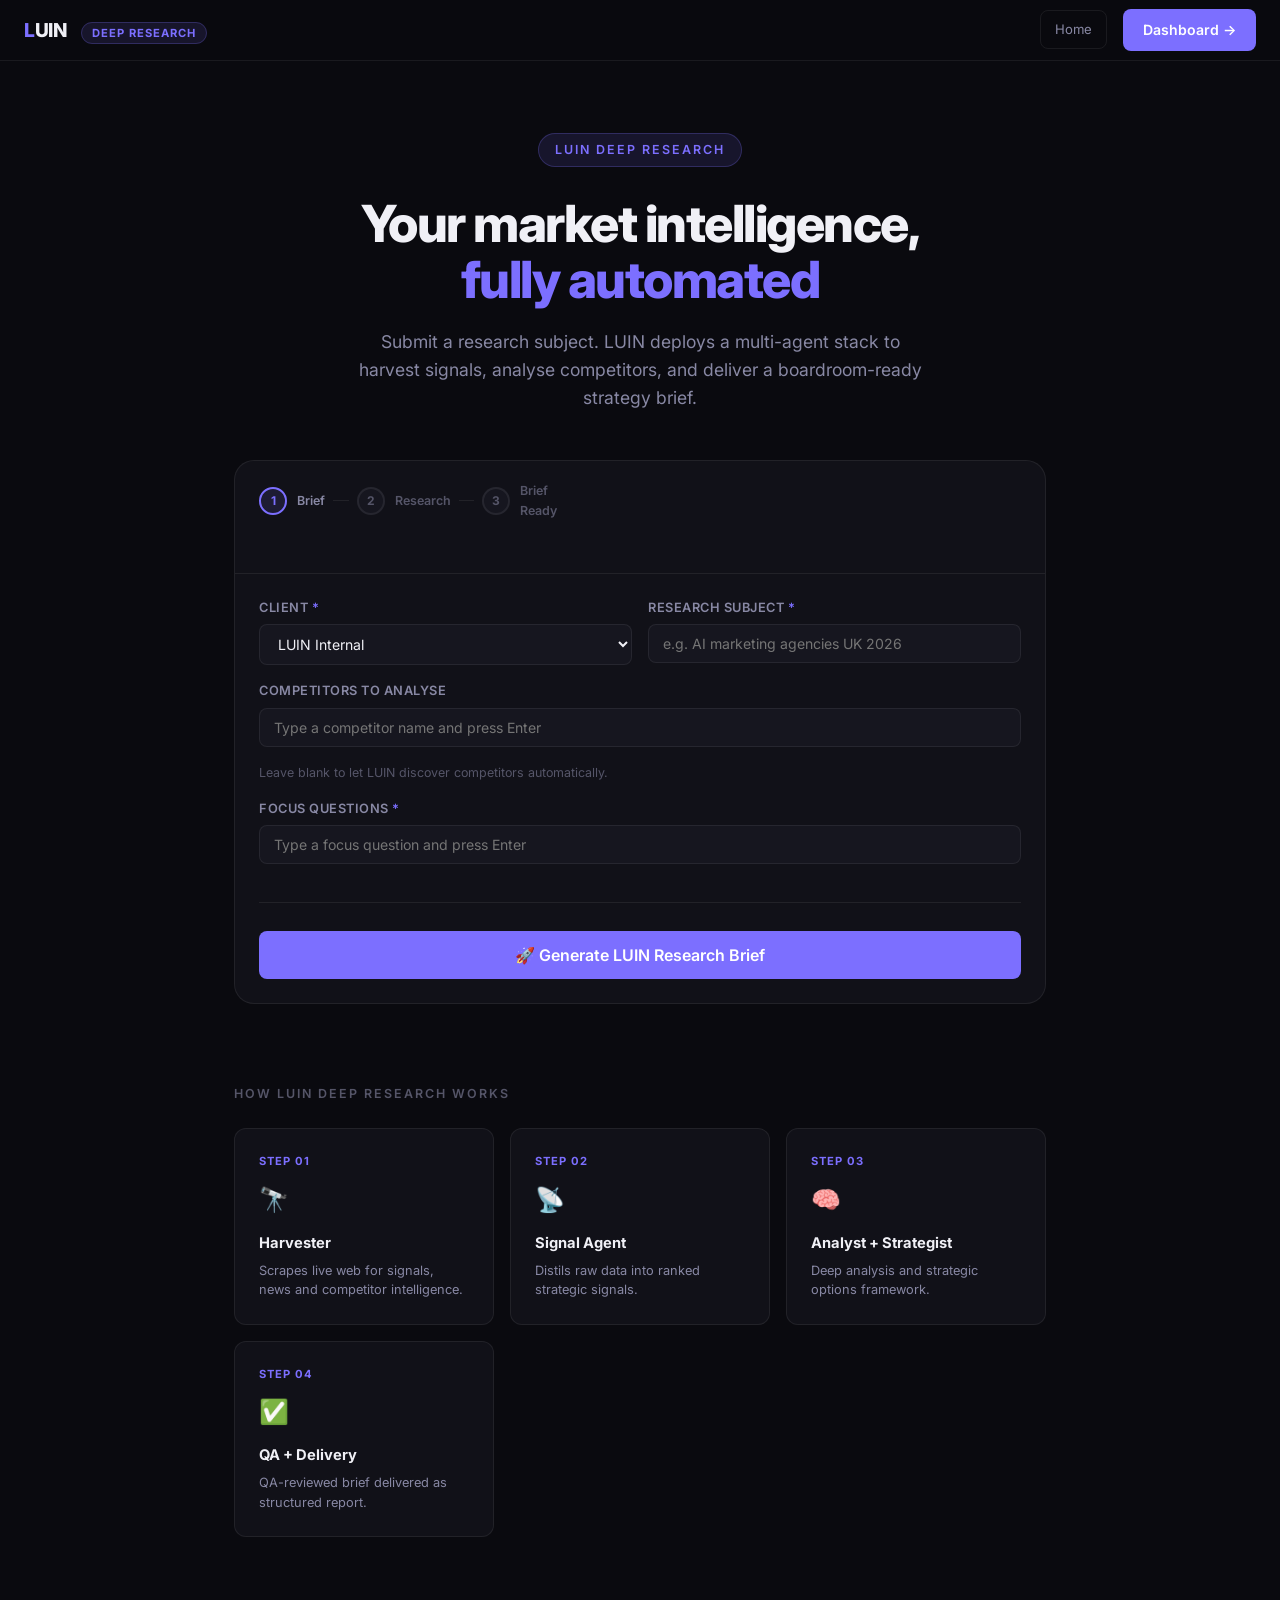
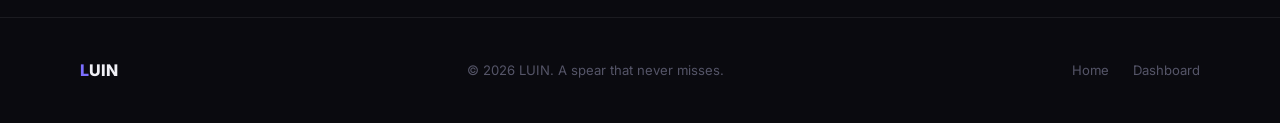
<file: frontend/ultraplan.html>
<!DOCTYPE html>
<html lang="en">
<head>
  <meta charset="UTF-8" />
  <meta name="viewport" content="width=device-width, initial-scale=1.0" />
  <title>LUIN — Deep Research & Strategy Briefs</title>
  <meta name="description" content="LUIN™ — AI-powered deep research and strategy brief generation for ambitious B2B brands." />
  <link rel="preconnect" href="https://fonts.googleapis.com" />
  <link rel="preconnect" href="https://fonts.gstatic.com" crossorigin />
  <link href="https://fonts.googleapis.com/css2?family=Inter:wght@300;400;500;600;700;800&display=swap" rel="stylesheet" />
  <link rel="stylesheet" href="css/main.css" />
</head>
<body>

<nav class="nav">
  <div class="nav-inner">
    <a href="index.html" class="nav-logo"><span>L</span>UIN <span class="nav-badge" style="background:var(--accent-soft);border:1px solid var(--accent-mid);color:var(--accent);font-size:0.7rem;font-weight:700;letter-spacing:1px;text-transform:uppercase;padding:3px 10px;border-radius:100px;margin-left:10px;">Deep Research</span></a>
    <div class="nav-right">
      <a href="index.html" class="topbar-btn">Home</a>
      <a href="dashboard.html" class="btn">Dashboard →</a>
    </div>
  </div>
</nav>

<header class="ultraplan-hero">
  <div class="eyebrow">LUIN Deep Research</div>
  <h1>Your market intelligence,<br /><em>fully automated</em></h1>
  <p>Submit a research subject. LUIN deploys a multi-agent stack to harvest signals, analyse competitors, and deliver a boardroom-ready strategy brief.</p>
</header>

<div class="main-card">
  <div class="card" id="mainCard">
    <div class="card-header">
      <div class="step-bar" id="stepsBar">
        <div class="step active" id="s1"><div class="step-num">1</div><div class="step-label">Brief</div></div>
        <div class="step-line"></div>
        <div class="step" id="s2"><div class="step-num">2</div><div class="step-label">Research</div></div>
        <div class="step-line"></div>
        <div class="step" id="s3"><div class="step-num">3</div><div class="step-label">Brief Ready</div></div>
      </div>
    </div>
    <div class="card-body">
      <div id="formWrap">
        <div class="field-row">
          <div class="studio-field">
            <label>Client <span style="color:var(--accent);">*</span></label>
            <select id="clientId">
              <option value="luin_internal">LUIN Internal</option>
              <option value="client_1095">1095 Apparel</option>
              <option value="client_united_planet">United Planet</option>
            </select>
          </div>
          <div class="studio-field">
            <label>Research Subject <span style="color:var(--accent);">*</span></label>
            <input type="text" id="subject" placeholder="e.g. AI marketing agencies UK 2026" />
          </div>
        </div>
        <div class="studio-field">
          <label>Competitors to analyse</label>
          <input type="text" id="competitorInput" placeholder="Type a competitor name and press Enter" onkeydown="handleTagKey(event,'competitors')" />
          <div class="tags-display" id="competitorTags" style="display:flex;flex-wrap:wrap;gap:8px;margin-top:10px;"></div>
          <p style="font-size:0.78rem;color:var(--text-dim);margin-top:6px;">Leave blank to let LUIN discover competitors automatically.</p>
        </div>
        <div class="studio-field">
          <label>Focus Questions <span style="color:var(--accent);">*</span></label>
          <input type="text" id="questionInput" placeholder="Type a focus question and press Enter" onkeydown="handleTagKey(event,'questions')" />
          <div class="tags-display" id="questionTags" style="display:flex;flex-wrap:wrap;gap:8px;margin-top:10px;"></div>
        </div>
        <div style="height:1px;background:var(--border);margin:28px 0;"></div>
        <button class="btn btn-lg" id="submitBtn" onclick="submitBrief()">
          🚀 Generate LUIN Research Brief
        </button>
      </div>
      <div class="progress-wrap" id="progressWrap" style="display:none;">
        <div style="display:flex;align-items:center;justify-content:space-between;margin-bottom:20px;">
          <div style="font-size:1rem;font-weight:700;">Running LUIN pipeline…</div>
          <div style="font-size:0.75rem;font-weight:700;padding:4px 12px;border-radius:100px;text-transform:uppercase;letter-spacing:0.5px;background:var(--accent-soft);color:var(--accent);" id="statusBadge">Running</div>
        </div>
        <div class="progress-track"><div class="progress-bar" id="progressBar"></div></div>
        <div class="log-list" id="logList"></div>
        <button class="btn btn-outline" onclick="resetBrief()" style="width:auto;">Cancel</button>
      </div>
      <div class="result-wrap" id="resultWrap"></div>
    </div>
  </div>
</div>

<div style="max-width:860px;margin:0 auto;padding:0 24px 80px;">
  <p style="font-size:0.78rem;font-weight:600;letter-spacing:2px;text-transform:uppercase;color:var(--text-dim);margin-bottom:24px;">How LUIN Deep Research works</p>
  <div class="how-grid">
    <div class="how-card"><div class="how-num">Step 01</div><div class="icon">🔭</div><h4>Harvester</h4><p>Scrapes live web for signals, news and competitor intelligence.</p></div>
    <div class="how-card"><div class="how-num">Step 02</div><div class="icon">📡</div><h4>Signal Agent</h4><p>Distils raw data into ranked strategic signals.</p></div>
    <div class="how-card"><div class="how-num">Step 03</div><div class="icon">🧠</div><h4>Analyst + Strategist</h4><p>Deep analysis and strategic options framework.</p></div>
    <div class="how-card"><div class="how-num">Step 04</div><div class="icon">✅</div><h4>QA + Delivery</h4><p>QA-reviewed brief delivered as structured report.</p></div>
  </div>
</div>

<footer style="border-top:1px solid var(--border);padding:40px 24px;">
  <div style="max-width:1120px;margin:0 auto;display:flex;align-items:center;justify-content:space-between;flex-wrap:wrap;gap:16px;">
    <div style="font-size:1rem;font-weight:800;"><span style="color:var(--accent);">L</span>UIN</div>
    <span style="font-size:0.82rem;color:var(--text-dim);">© 2026 LUIN. A spear that never misses.</span>
    <ul style="display:flex;gap:24px;list-style:none;">
      <li><a href="index.html" style="font-size:0.82rem;color:var(--text-dim);">Home</a></li>
      <li><a href="dashboard.html" style="font-size:0.82rem;color:var(--text-dim);">Dashboard</a></li>
    </ul>
  </div>
</footer>

<script src="js/config.js"></script>
<script>
let competitors = [], questions = [], pollTimer = null, currentJobId = null;
const API = window.LUIN_API_URL || 'http://localhost:8000/api/v1';

function handleTagKey(e, type) {
  if (e.key === 'Enter' || e.key === ',') {
    e.preventDefault();
    const val = e.target.value.replace(/,/g,'').trim();
    if (!val) return;
    if (type === 'competitors') { competitors.push(val); renderTags('competitorTags', competitors, 'competitors'); }
    if (type === 'questions') { questions.push(val); renderTags('questionTags', questions, 'questions'); }
    e.target.value = '';
  }
}

function renderTags(cid, arr, type) {
  document.getElementById(cid).innerHTML = arr.map((t,i) =>
    `<span class="tag">${escHtml(t)}<span class="tag-remove" onclick="removeTag(${i},'${type}')">✕</span></span>`
  ).join('');
}

function removeTag(idx, type) {
  if (type === 'competitors') { competitors.splice(idx,1); renderTags('competitorTags',competitors,'competitors'); }
  if (type === 'questions') { questions.splice(idx,1); renderTags('questionTags',questions,'questions'); }
}

async function submitBrief() {
  const subject = document.getElementById('subject').value.trim();
  if (!subject) { document.getElementById('subject').style.borderColor='var(--red)'; setTimeout(()=>document.getElementById('subject').style.borderColor='',1200); return; }
  if (questions.length === 0) { questions.push('What are the key opportunities in this market?'); renderTags('questionTags',questions,'questions'); }

  document.getElementById('submitBtn').disabled = true;
  document.getElementById('formWrap').style.display = 'none';
  document.getElementById('progressWrap').style.display = 'block';
  setStep(2);

  const PIPELINE_STEPS = [
    { key:'harvesting', icon:'🔭', label:'Harvester', desc:'Gathering web signals and competitor data…' },
    { key:'signals', icon:'📡', label:'Signal Agent', desc:'Distilling key strategic signals…' },
    { key:'analysing', icon:'🔬', label:'Analyst', desc:'Deep-analysing findings…' },
    { key:'strategising', icon:'🧠', label:'Strategist', desc:'Generating strategic options…' },
    { key:'qa', icon:'✅', label:'QA Agent', desc:'Quality-checking brief accuracy…' },
    { key:'assembling', icon:'📄', label:'Assembler', desc:'Compiling structured report…' },
  ];

  let logList = document.getElementById('logList');
  logList.innerHTML = PIPELINE_STEPS.map((s,i) =>
    `<div class="log-item" id="log-${i}"><div class="log-icon" id="icon-${i}">⏳</div><div class="log-text"><strong>${s.label}</strong><span id="desc-${i}">${i===0?s.desc:'Waiting…'}</span></div></div>`
  ).join('');

  let pct = 5, stepIdx = 0;
  document.getElementById('progressBar').style.width = pct + '%';

  function animate() {
    if (stepIdx >= PIPELINE_STEPS.length) return;
    const s = PIPELINE_STEPS[stepIdx];
    if (stepIdx > 0) {
      const prev = document.getElementById('log-'+(stepIdx-1));
      if (prev) { prev.classList.remove('active'); prev.classList.add('done-step'); document.getElementById('icon-'+(stepIdx-1)).textContent = '✅'; }
    }
    const item = document.getElementById('log-'+stepIdx);
    if (item) { item.classList.add('active'); document.getElementById('icon-'+stepIdx).textContent = s.icon; document.getElementById('icon-'+stepIdx).classList.add('spin'); document.getElementById('desc-'+stepIdx).textContent = s.desc; }
    pct = Math.min(90, 10 + (stepIdx / PIPELINE_STEPS.length) * 80);
    document.getElementById('progressBar').style.width = pct + '%';
    stepIdx++;
    if (stepIdx < PIPELINE_STEPS.length) setTimeout(animate, 12000);
  }
  animate();

  try {
    const res = await fetch(`${API}/deep-research`, {
      method: 'POST',
      headers: { 'Content-Type': 'application/json' },
      body: JSON.stringify({ client_id: document.getElementById('clientId').value, subject, competitors, focus_questions: questions }),
    });
    const data = await res.json();
    if (data.status === 'done' || data.pdf_url) {
      document.getElementById('progressWrap').style.display = 'none';
      document.getElementById('resultWrap').in
</file>
<file: frontend/css/main.css>
/*
 * LUIN Executive Marketing Engine — Consolidated Styles
 * McKinsey dark-slate aesthetic, high data density, sharp typography
 */

:root {
  --bg: #0a0a0f; --surface: #111118; --surface-2: #16161f; --surface-3: #1c1c28;
  --surface-4: #222230;
  --border: rgba(255,255,255,0.07); --border-strong: rgba(255,255,255,0.12);
  --accent: #7c6fff; --accent-soft: rgba(124,111,255,0.12); --accent-mid: rgba(124,111,255,0.25);
  --green: #22c55e; --green-soft: rgba(34,197,94,0.12);
  --amber: #f59e0b; --amber-soft: rgba(245,158,11,0.12);
  --red: #ef4444; --red-soft: rgba(239,68,68,0.12);
  --cyan: #06b6d4; --cyan-soft: rgba(6,182,212,0.12);
  --text: #f0f0f6; --text-muted: #8888a4; --text-dim: #555568;
  --radius: 12px; --radius-lg: 20px; --radius-sm: 8px; --max: 1400px;
}

*, *::before, *::after { box-sizing: border-box; margin: 0; padding: 0; }

body {
  background: var(--bg); color: var(--text);
  font-family: 'Inter', -apple-system, BlinkMacSystemFont, sans-serif;
  font-size: 14px; line-height: 1.6;
  -webkit-font-smoothing: antialiased;
}

a { color: inherit; text-decoration: none; }

/* ── Scrollbar ── */
::-webkit-scrollbar { width: 6px; height: 6px; }
::-webkit-scrollbar-track { background: var(--surface); }
::-webkit-scrollbar-thumb { background: var(--surface-3); border-radius: 3px; }
::-webkit-scrollbar-thumb:hover { background: var(--text-dim); }

/* ── Nav ── */
.nav {
  position: sticky; top: 0; z-index: 100;
  background: rgba(10,10,15,0.95); backdrop-filter: blur(16px);
  border-bottom: 1px solid var(--border); padding: 0 24px;
}
.nav-inner {
  max-width: var(--max); margin: 0 auto;
  display: flex; align-items: center; justify-content: space-between; height: 60px;
}
.nav-logo { font-size: 1.2rem; font-weight: 800; letter-spacing: -0.5px; }
.nav-logo span { color: var(--accent); }
.nav-right { display: flex; align-items: center; gap: 16px; }
.topbar-avatar {
  width: 36px; height: 36px; border-radius: 50%;
  background: var(--accent-soft); border: 1px solid var(--accent-mid);
  color: var(--accent); font-size: 0.85rem; font-weight: 700;
  display: flex; align-items: center; justify-content: center;
}
.topbar-btn {
  background: transparent; border: 1px solid var(--border);
  color: var(--text-muted); padding: 8px 14px; border-radius: var(--radius-sm);
  font-size: 0.82rem; cursor: pointer; font-family: inherit;
  transition: all 0.2s;
}
.topbar-btn:hover { border-color: var(--accent); color: var(--accent); }

/* ── Layout ── */
.app-layout {
  display: grid;
  grid-template-columns: 240px 1fr;
  min-height: calc(100vh - 60px);
}
@media (max-width: 900px) {
  .app-layout { grid-template-columns: 1fr; }
  .sidebar { display: none; }
}

/* ── Sidebar ── */
.sidebar {
  background: var(--surface); border-right: 1px solid var(--border);
  padding: 20px 0; overflow-y: auto;
}
.sidebar-section { padding: 0 16px; margin-bottom: 24px; }
.sidebar-label {
  font-size: 0.68rem; letter-spacing: 1.5px; text-transform: uppercase;
  color: var(--text-dim); font-weight: 600; padding: 0 8px; margin-bottom: 8px;
}
.sidebar-link {
  display: flex; align-items: center; gap: 10px;
  padding: 9px 12px; border-radius: var(--radius-sm);
  color: var(--text-muted); font-size: 0.88rem; font-weight: 500;
  cursor: pointer; transition: all 0.15s; border: 1px solid transparent;
}
.sidebar-link:hover { background: var(--surface-2); color: var(--text); }
.sidebar-link.active {
  background: var(--accent-soft); color: var(--accent);
  border-color: var(--accent-mid);
}
.sidebar-link .icon { font-size: 1.1rem; width: 22px; text-align: center; }
.sidebar-agent {
  display: flex; align-items: center; gap: 10px;
  padding: 7px 12px; border-radius: var(--radius-sm);
  color: var(--text-muted); font-size: 0.82rem;
}
.agent-dot {
  width: 8px; height: 8px; border-radius: 50%; flex-shrink: 0;
}
.agent-dot.live { background: var(--green); box-shadow: 0 0 6px var(--green-soft); }
.agent-dot.inactive { background: var(--text-dim); }
.agent-dot.busy { background: var(--amber); animation: pulse 1.5s infinite; }

@keyframes pulse {
  0%, 100% { opacity: 1; }
  50% { opacity: 0.4; }
}

/* ── Main Content ── */
.main-content { padding: 24px; overflow-y: auto; }
.content-header {
  display: flex; align-items: center; justify-content: space-between;
  margin-bottom: 24px; flex-wrap: wrap; gap: 12px;
}
.content-title { font-size: 1.5rem; font-weight: 700; letter-spacing: -0.5px; }
.content-subtitle { font-size: 0.85rem; color: var(--text-muted); margin-top: 2px; }

/* ── Cards ── */
.card {
  background: var(--surface); border: 1px solid var(--border);
  border-radius: var(--radius-lg); overflow: hidden;
}
.card-header {
  padding: 20px 24px; border-bottom: 1px solid var(--border);
  display: flex; align-items: center; justify-content: space-between;
}
.card-header h3 { font-size: 0.95rem; font-weight: 600; }
.card-body { padding: 24px; }

/* ── Stats Grid ── */
.stats-grid {
  display: grid; grid-template-columns: repeat(auto-fit, minmax(200px, 1fr));
  gap: 16px; margin-bottom: 24px;
}
.stat-card {
  background: var(--surface); border: 1px solid var(--border);
  border-radius: var(--radius); padding: 20px;
}
.stat-label { font-size: 0.78rem; color: var(--text-muted); letter-spacing: 0.5px; text-transform: uppercase; margin-bottom: 8px; }
.stat-value { font-size: 1.8rem; font-weight: 700; letter-spacing: -1px; }
.stat-value.green { color: var(--green); }
.stat-value.amber { color: var(--amber); }
.stat-value.accent { color: var(--accent); }
.stat-change { font-size: 0.75rem; color: var(--text-dim); margin-top: 4px; }

/* ── Buttons ── */
.btn {
  display: inline-flex; align-items: center; justify-content: center; gap: 8px;
  background: var(--accent); color: #fff; border: none; border-radius: var(--radius-sm);
  padding: 10px 20px; font-size: 0.88rem; font-weight: 600; cursor: pointer;
  font-family: inherit; transition: all 0.2s;
}
.btn:hover { opacity: 0.88; transform: translateY(-1px); }
.btn:disabled { opacity: 0.45; cursor: not-allowed; transform: none; }
.btn-green { background: var(--green); }
.btn-green:hover { opacity: 0.88; }
.btn-outline {
  background: transparent; border: 1px solid var(--border); color: var(--text-muted);
}
.btn-outline:hover { border-color: var(--accent); color: var(--accent); }
.btn-sm { padding: 6px 12px; font-size: 0.78rem; }
.btn-lg { padding: 14px 28px; font-size: 1rem; width: 100%; }

/* ── Kanban (Approval Queue) ── */
.kanban {
  display: grid; grid-template-columns: repeat(auto-fit, minmax(260px, 1fr));
  gap: 16px;
}
.kanban-col { background: var(--surface); border: 1px solid var(--border); border-radius: var(--radius); padding: 16px; }
.kanban-col-header {
  display: flex; align-items: center; justify-content: space-between;
  margin-bottom: 12px; padding-bottom: 10px; border-bottom: 1px solid var(--border);
}
.kanban-col-title { font-size: 0.82rem; font-weight: 600; text-transform: uppercase; letter-spacing: 0.5px; }
.kanban-count { font-size: 0.72rem; color: var(--text-dim); background: var(--surface-2); padding: 2px 8px; border-radius: 100px; }
.kanban-card {
  background: var(--surface-2); border: 1px solid var(--border); border-radius: var(--radius-sm);
  padding: 14px; margin-bottom: 10px; cursor: pointer; transition: all 0.15s;
}
.kanban-card:hover { border-color: var(--accent-mid); transform: translateY(-1px); }
.kanban-card-platform {
  font-size: 0.7rem; font-weight: 600; letter-spacing: 0.5px; text-transform: uppercase;
  margin-bottom: 6px; display: flex; align-items: center; gap: 6px;
}
.kanban-card-text { font-size: 0.82rem; color: var(--text-muted); line-height: 1.5;
  display: -webkit-box; -webkit-line-clamp: 3; -webkit-box-orient: vertical; overflow: hidden; }
.kanban-card-meta { font-size: 0.7rem; color: var(--text-dim); margin-top: 8px; display: flex; justify-content: space-between; }

/* ── Chat Drawer ── */
.chat-drawer {
  position: fixed; right: 0; top: 60px; bottom: 0; width: 400px;
  background: var(--surface); border-left: 1px solid var(--border);
  display: flex; flex-direction: column; z-index: 90;
  transform: translateX(100%); transition: transform 0.3s ease;
}
.chat-drawer.open { transform: translateX(0); }
.chat-header {
  padding: 16px 20px; border-bottom: 1px solid var(--border);
  display: flex; align-items: center; justify-content: space-between;
}
.chat-header h3 { font-size: 0.95rem; font-weight: 600; }
.chat-messages {
  flex: 1; overflow-y: auto; padding: 20px;
  display: flex; flex-direction: column; gap: 16px;
}
.chat-msg { max-width: 85%; padding: 12px 16px; border-radius: var(--radius); font-size: 0.88rem; line-height: 1.5; }
.chat-msg.user { align-self: flex-end; background: var(--accent-mid); color: var(--text); border-bottom-right-radius: 4px; }
.chat-msg.ai { align-self: flex-start; background: var(--surface-2); border: 1px solid var(--border); color: var(--text-muted); border-bottom-left-radius: 4px; }
.chat-msg .msg-label { font-size: 0.68rem; font-weight: 600; color: var(--text-dim); margin-bottom: 4px; }
.chat-input {
  padding: 16px 20px; border-top: 1px solid var(--border);
  display: flex; gap: 10px;
}
.chat-input input {
  flex: 1; background: var(--surface-2); border: 1px solid var(--border);
  border-radius: var(--radius-sm); padding: 10px 14px; color: var(--text);
  font-family: inherit; font-size: 0.88rem; outline: none;
}
.chat-input input:focus { border-color: var(--accent); }

/* ── Login Screen ── */
.login-screen {
  min-height: 100vh; display: flex; align-items: center; justify-content: center;
  background: var(--bg); padding: 24px;
}
.login-card {
  background: var(--surface); border: 1px solid var(--border);
  border-radius: var(--radius-lg); padding: 48px 40px; width: 100%; max-width: 420px;
}
.login-logo { text-align: center; margin-bottom: 32px; }
.login-logo h1 { font-size: 2rem; font-weight: 800; letter-spacing: -1px; }
.login-logo h1 span { color: var(--accent); }
.login-logo p { font-size: 0.88rem; color: var(--text-muted); margin-top: 6px; }
.login-field { margin-bottom: 20px; }
.login-field label { display: block; font-size: 0.82rem; font-weight: 600; color: var(--text-muted); margin-bottom: 8px; }
.login-field input {
  width: 100%; background: var(--surface-2); border: 1px solid var(--border);
  border-radius: var(--radius-sm); padding: 12px 16px; color: var(--text);
  font-family: inherit; font-size: 0.95rem; outline: none;
}
.login-field input:focus { border-color: var(--accent); }
.login-error { color: var(--red); font-size: 0.82rem; margin-top: 8px; display: none; }
.login-divider { text-align: center; margin: 24px 0; color: var(--text-dim); font-size: 0.82rem; position: relative; }
.login-divider::before, .login-divider::after {
  content: ''; position: absolute; top: 50%; width: calc(50% - 40px); height: 1px; background: var(--border);
}
.login-divider::before { left: 0; }
.login-divider::after { right: 0; }
.login-sso-btn {
  width: 100%; padding: 12px; border-radius: var(--radius-sm);
  border: 1px solid var(--border); background: var(--surface-2);
  color: var(--text); font-family: inherit; font-size: 0.88rem;
  cursor: pointer; display: flex; align-items: center; justify-content: center; gap: 8px;
  transition: all 0.2s; margin-bottom: 10px;
}
.login-sso-btn:hover { border-color: var(--accent-mid); background: var(--surface-3); }

/* ── Landing Page ── */
.landing-hero {
  max-width: var(--max); margin: 0 auto; padding: 80px 24px 48px; text-align: center;
}
.landing-hero h1 {
  font-size: clamp(2.2rem, 5vw, 3.5rem); font-weight: 800; line-height: 1.1;
  letter-spacing: -1.5px; margin-bottom: 20px;
}
.landing-hero h1 em { font-style: normal; color: var(--accent); }
.landing-hero p { font-size: 1.1rem; color: var(--text-muted); max-width: 600px; margin: 0 auto 32px; }
.landing-features {
  max-width: var(--max); margin: 0 auto; padding: 0 24px 80px;
  display: grid; grid-template-columns: repeat(auto-fit, minmax(280px, 1fr)); gap: 20px;
}
.landing-feature {
  background: var(--surface); border: 1px solid var(--border);
  border-radius: var(--radius-lg); padding: 32px; text-align: left;
}
.landing-feature .icon { font-size: 2rem; margin-bottom: 16px; }
.landing-feature h3 { font-size: 1.1rem; font-weight: 700; margin-bottom: 8px; }
.landing-feature p { font-size: 0.88rem; color: var(--text-muted); line-height: 1.6; }
.landing-footer {
  border-top: 1px solid var(--border); padding: 40px 24px;
  text-align: center; color: var(--text-dim); font-size: 0.82rem;
}
.landing-footer a { color: var(--accent); }

/* ── Portal ── */
.portal-tabs {
  display: flex; gap: 4px; margin-bottom: 24px;
  background: var(--surface); border: 1px solid var(--border);
  border-radius: var(--radius); padding: 4px; width: fit-content;
}
.portal-tab {
  padding: 8px 20px; border-radius: var(--radius-sm);
  font-size: 0.85rem; font-weight: 500; color: var(--text-muted);
  cursor: pointer; transition: all 0.15s; border: none; background: transparent;
  font-family: inherit;
}
.portal-tab.active { background: var(--accent-soft); color: var(--accent); }
.portal-tab:hover:not(.active) { color: var(--text); }

/* ── Calendar ── */
.calendar-grid {
  display: grid; grid-template-columns: repeat(7, 1fr); gap: 2px;
}
.calendar-day-header {
  padding: 8px; text-align: center; font-size: 0.72rem; font-weight: 600;
  color: var(--text-dim); text-transform: uppercase; letter-spacing: 0.5px;
}
.calendar-day {
  background: var(--surface-2); border: 1px solid var(--border);
  border-radius: var(--radius-sm); padding: 8px; min-height: 80px;
  font-size: 0.78rem; color: var(--text-muted);
}
.calendar-day.today { border-color: var(--accent-mid); background: var(--accent-soft); }
.calendar-event {
  padding: 2px 6px; border-radius: 4px; font-size: 0.68rem; margin-top: 2px;
  white-space: nowrap; overflow: hidden; text-overflow: ellipsis;
}
.calendar-event.twitter { background: rgba(29,155,240,0.15); color: #1d9bf0; }
.calendar-event.linkedin { background: rgba(0,119,181,0.15); color: #0077b5; }
.calendar-event.instagram { background: rgba(225,48,108,0.15); color: #e1306c; }
.calendar-event.tiktok { background: rgba(255,255,255,0.1); color: #fff; }
.calendar-event.blog { background: rgba(124,111,255,0.15); color: var(--accent); }

/* ── Report Panel ── */
.report-section { margin-bottom: 24px; }
.report-section h4 { font-size: 0.88rem; font-weight: 600; margin-bottom: 12px; color: var(--text-muted); }
.report-metric {
  background: var(--surface-2); border: 1px solid var(--border);
  border-radius: var(--radius-sm); padding: 12px 16px; margin-bottom: 8px;
  border-left: 3px solid var(--accent);
}
.report-metric .metric-content { font-size: 0.85rem; color: var(--text); margin-bottom: 4px; }
.report-metric .metric-meta { font-size: 0.72rem; color: var(--text-dim); display: flex; gap: 12px; }
.report-metric .confidence { font-weight: 600; }

/* ── Studio (Generation) ── */
.studio-grid { display: grid; grid-template-columns: 1fr 1fr; gap: 24px; }
@media (max-width: 900px) { .studio-grid { grid-template-columns: 1fr; } }
.studio-panel { background: var(--surface); border: 1px solid var(--border); border-radius: var(--radius-lg); padding: 24px; }
.studio-panel h3 { font-size: 0.95rem; font-weight: 600; margin-bottom: 20px; }
.studio-field { margin-bottom: 16px; }
.studio-field label { display: block; font-size: 0.8rem; font-weight: 600; color: var(--text-muted); margin-bottom: 6px; text-transform: uppercase; letter-spacing: 0.5px; }
.studio-field input, .studio-field textarea, .studio-field select {
  width: 100%; background: var(--surface-2); border: 1px solid var(--border);
  border-radius: var(--radius-sm); padding: 10px 14px; color: var(--text);
  font-family: inherit; font-size: 0.88rem; outline: none; resize: vertical;
}
.studio-field input:focus, .studio-field textarea:focus, .studio-field select:focus { border-color: var(--accent); }
.studio-field textarea { min-height: 100px; }
.upload-zone {
  border: 2px dashed var(--border); border-radius: var(--radius); padding: 32px;
  text-align: center; color: var(--text-dim); cursor: pointer; transition: all 0.2s;
}
.upload-zone:hover { border-color: var(--accent-mid); background: var(--accent-soft); }
.upload-zone .icon { font-size: 2rem; margin-bottom: 8px; }
.upload-zone p { font-size: 0.85rem; }
.generation-result {
  background: var(--surface-2); border: 1px solid var(--border);
  border-radius: var(--radius); padding: 20px; text-align: center;
}
.generation-result .result-icon { font-size: 3rem; margin-bottom: 12px; }
.generation-result h4 { font-size: 1.1rem; font-weight: 700; margin-bottom: 8px; }
.generation-result p { color: var(--text-muted); font-size: 0.88rem; margin-bottom: 16px; }

/* ── Ultraplan ── */
.ultraplan-hero { max-width: 860px; margin: 0 auto; padding: 72px 24px 48px; text-align: center; }
.ultraplan-hero .eyebrow {
  display: inline-flex; align-items: center; gap: 8px; font-size: 0.78rem; font-weight: 600;
  letter-spacing: 2px; text-transform: uppercase; color: var(--accent);
  background: var(--accent-soft); border: 1px solid var(--accent-mid);
  padding: 6px 16px; border-radius: 100px; margin-bottom: 28px;
}
.ultraplan-hero h1 { font-size: clamp(2rem, 5vw, 3.2rem); font-weight: 800; line-height: 1.1; letter-spacing: -1.5px; margin-bottom: 20px; }
.ultraplan-hero h1 em { font-style: normal; color: var(--accent); }
.ultraplan-hero p { font-size: 1.1rem; color: var(--text-muted); max-width: 580px; margin: 0 auto; }
.main-card { max-width: 860px; margin: 0 auto; padding: 0 24px 80px; }
.step-bar { display: flex; align-items: center; gap: 0; margin-bottom: 32px; }
.step { display: flex; align-items: center; gap: 10px; flex: 1; }
.step-num {
  width: 28px; height: 28px; border-radius: 50%; display: flex; align-items: center;
  justify-content: center; font-size: 0.75rem; font-weight: 700; flex-shrink: 0;
  border: 2px solid var(--border); color: var(--text-dim); background: var(--surface-2);
  transition: all 0.3s;
}
.step-label { font-size: 0.78rem; font-weight: 600; color: var(--text-dim); transition: color 0.3s; }
.step.active .step-num { border-color: var(--accent); color: var(--accent); background: var(--accent-soft); }
.step.active .step-label { color: var(--text-muted); }
.step.done .step-num { border-color: var(--green); color: var(--green); background: var(--green-soft); }
.step.done .step-label { color: var(--text-muted); }
.step-line { flex: 1; height: 1px; background: var(--border); margin: 0 8px; transition: background 0.3s; }
.step.done + .step-line { background: var(--green); }
.progress-track { background: var(--surface-2); border-radius: 100px; height: 6px; overflow: hidden; margin-bottom: 20px; }
.progress-bar { height: 100%; background: linear-gradient(90deg, var(--accent), #a78bfa); border-radius: 100px; transition: width 0.8s ease; width: 0%; }
.log-list { display: flex; flex-direction: column; gap: 10px; margin-bottom: 24px; }
.log-item {
  display: flex; align-items: flex-start; gap: 12px; padding: 12px 16px;
  background: var(--surface-2); border: 1px solid var(--border); border-radius: var(--radius);
}
.log-item.active { border-color: var(--accent-mid); background: var(--accent-soft); }
.log-item.done-step { border-color: rgba(34,197,94,0.2); background: var(--green-soft); }
.log-icon { font-size: 1rem; flex-shrink: 0; margin-top: 1px; }
.log-icon.spin { animation: spin 1.2s linear infinite; }
@keyframes spin { to { transform: rotate(360deg); } }
.how-grid { display: grid; grid-template-columns: repeat(auto-fit, minmax(200px, 1fr)); gap: 16px; max-width: 860px; margin: 0 auto; }
.how-card { background: var(--surface); border: 1px solid var(--border); border-radius: var(--radius); padding: 24px; }
.how-card .icon { font-size: 1.5rem; margin-bottom: 12px; }
.how-card h4 { font-size: 0.92rem; font-weight: 700; margin-bottom: 6px; }
.how-card p { font-size: 0.8rem; color: var(--text-muted); line-height: 1.5; }
.how-num { font-size: 0.7rem; font-weight: 700; color: var(--accent); letter-spacing: 1px; text-transform: uppercase; margin-bottom: 10px; }
.tag {
  background: var(--accent-soft); border: 1px solid var(--accent-mid); color: var(--accent);
  font-size: 0.78rem; font-weight: 600; padding: 4px 12px; border-radius: 100px;
  display: inline-flex; align-items: center; gap: 6px;
}
.tag-remove { cursor: pointer; opacity: 0.6; font-size: 0.7rem; transition: opacity 0.2s; }
.tag-remove:hover { opacity: 1; }
.field-row { display: grid; grid-template-columns: 1fr 1fr; gap: 16px; }
@media (max-width: 600px) { .field-row { grid-template-columns: 1fr; } }

/* ── Billing ── */
.plan-card {
  background: var(--surface); border: 1px solid var(--border);
  border-radius: var(--radius-lg); padding: 32px; text-align: center;
  transition: all 0.2s;
}
.plan-card.featured { border-color: var(--accent-mid); background: var(--accent-soft); }
.plan-card h3 { font-size: 1.2rem; font-weight: 700; margin-bottom: 8px; }
.plan-card .price { font-size: 2.5rem; font-weight: 800; letter-spacing: -1px; margin: 16px 0; }
.plan-card .price span { font-size: 1rem; font-weight: 400; color: var(--text-muted); }
.plan-card .features { list-style: none; text-align: left; margin: 20px 0; }
.plan-card .features li { padding: 6px 0; font-size: 0.88rem; color: var(--text-muted); display: flex; align-items: center; gap: 8px; }
.plan-card .features li::before { content: "✓"; color: var(--green); font-weight: 700; }

/* ── Settings ── */
.settings-section { margin-bottom: 32px; }
.settings-section h4 { font-size: 0.95rem; font-weight: 600; margin-bottom: 16px; }
.setting-row {
  display: flex; align-items: center; justify-content: space-between;
  padding: 14px 0; border-bottom: 1px solid var(--border);
}
.setting-info { flex: 1; }
.setting-info .name { font-size: 0.88rem; font-weight: 500; }
.setting-info .desc { font-size: 0.78rem; color: var(--text-dim); margin-top: 2px; }
.toggle {
  width: 44px; height: 24px; border-radius: 12px; background: var(--surface-3);
  border: 1px solid var(--border); position: relative; cursor: pointer; transition: all 0.2s;
}
.toggle.on { background: var(--accent); border-color: var(--accent); }
.toggle::after {
  content: ''; position: absolute; top: 2px; left: 2px;
  width: 18px; height: 18px; border-radius: 50%; background: #fff; transition: all 0.2s;
}
.toggle.on::after { left: 22px; }

/* ── Misc ── */
.text-muted { color: var(--text-muted); }
.text-dim { color: var(--text-dim); }
.text-accent { color: var(--accent); }
.text-green { color: var(--green); }
.text-amber { color: var(--amber); }
.text-red { color: var(--red); }
.mt-1 { margin-top: 8px; } .mt-2 { margin-top: 16px; } .mt-3 { margin-top: 24px; }
.mb-1 { margin-bottom: 8px; } .mb-2 { margin-bottom: 16px; } .mb-3 { margin-bottom: 24px; }
.gap-1 { gap: 8px; } .gap-2 { gap: 16px; }
.flex { display: flex; } .flex-center { display: flex; align-items: center; justify-content: center; }
.flex-between { display: flex; align-items: center; justify-content: space-between; }
.gap-8 { gap: 8px; }
.hidden { display: none !important; }
.w-full { width: 100%; }
</file>
